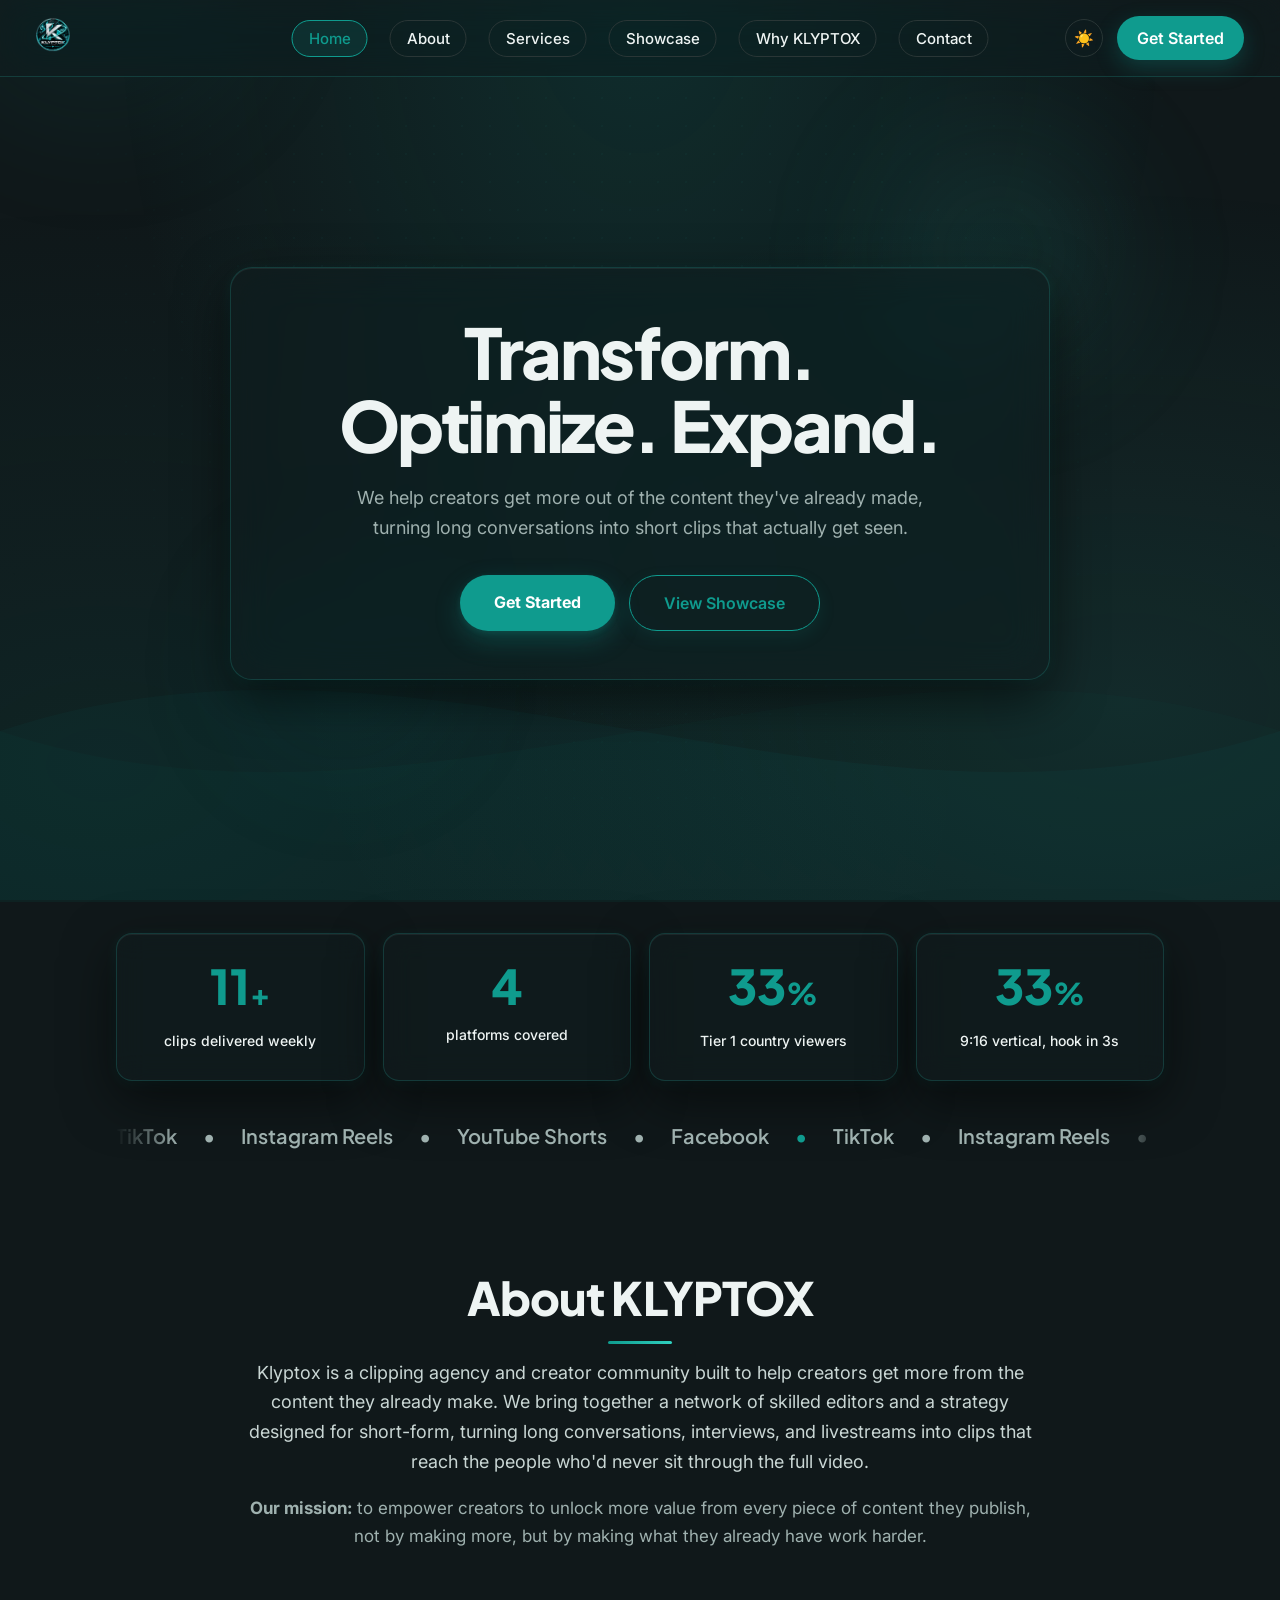
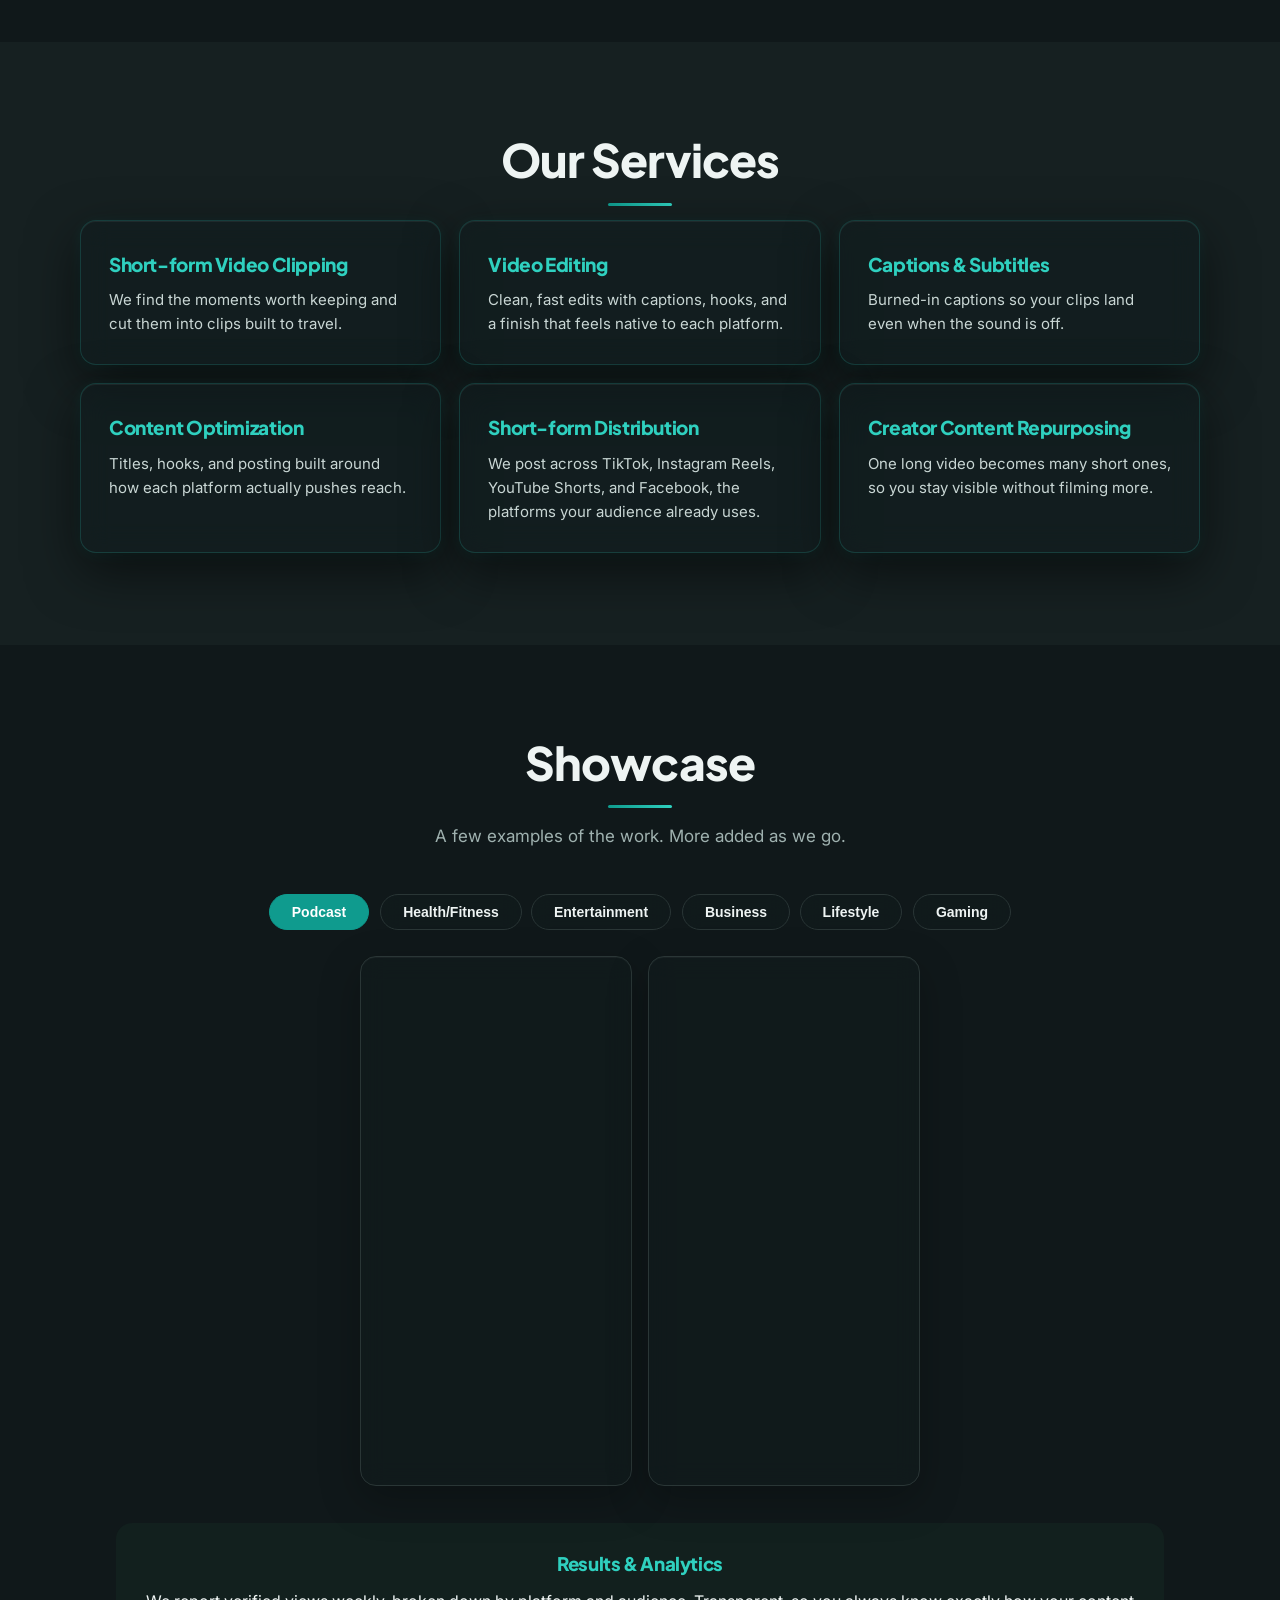
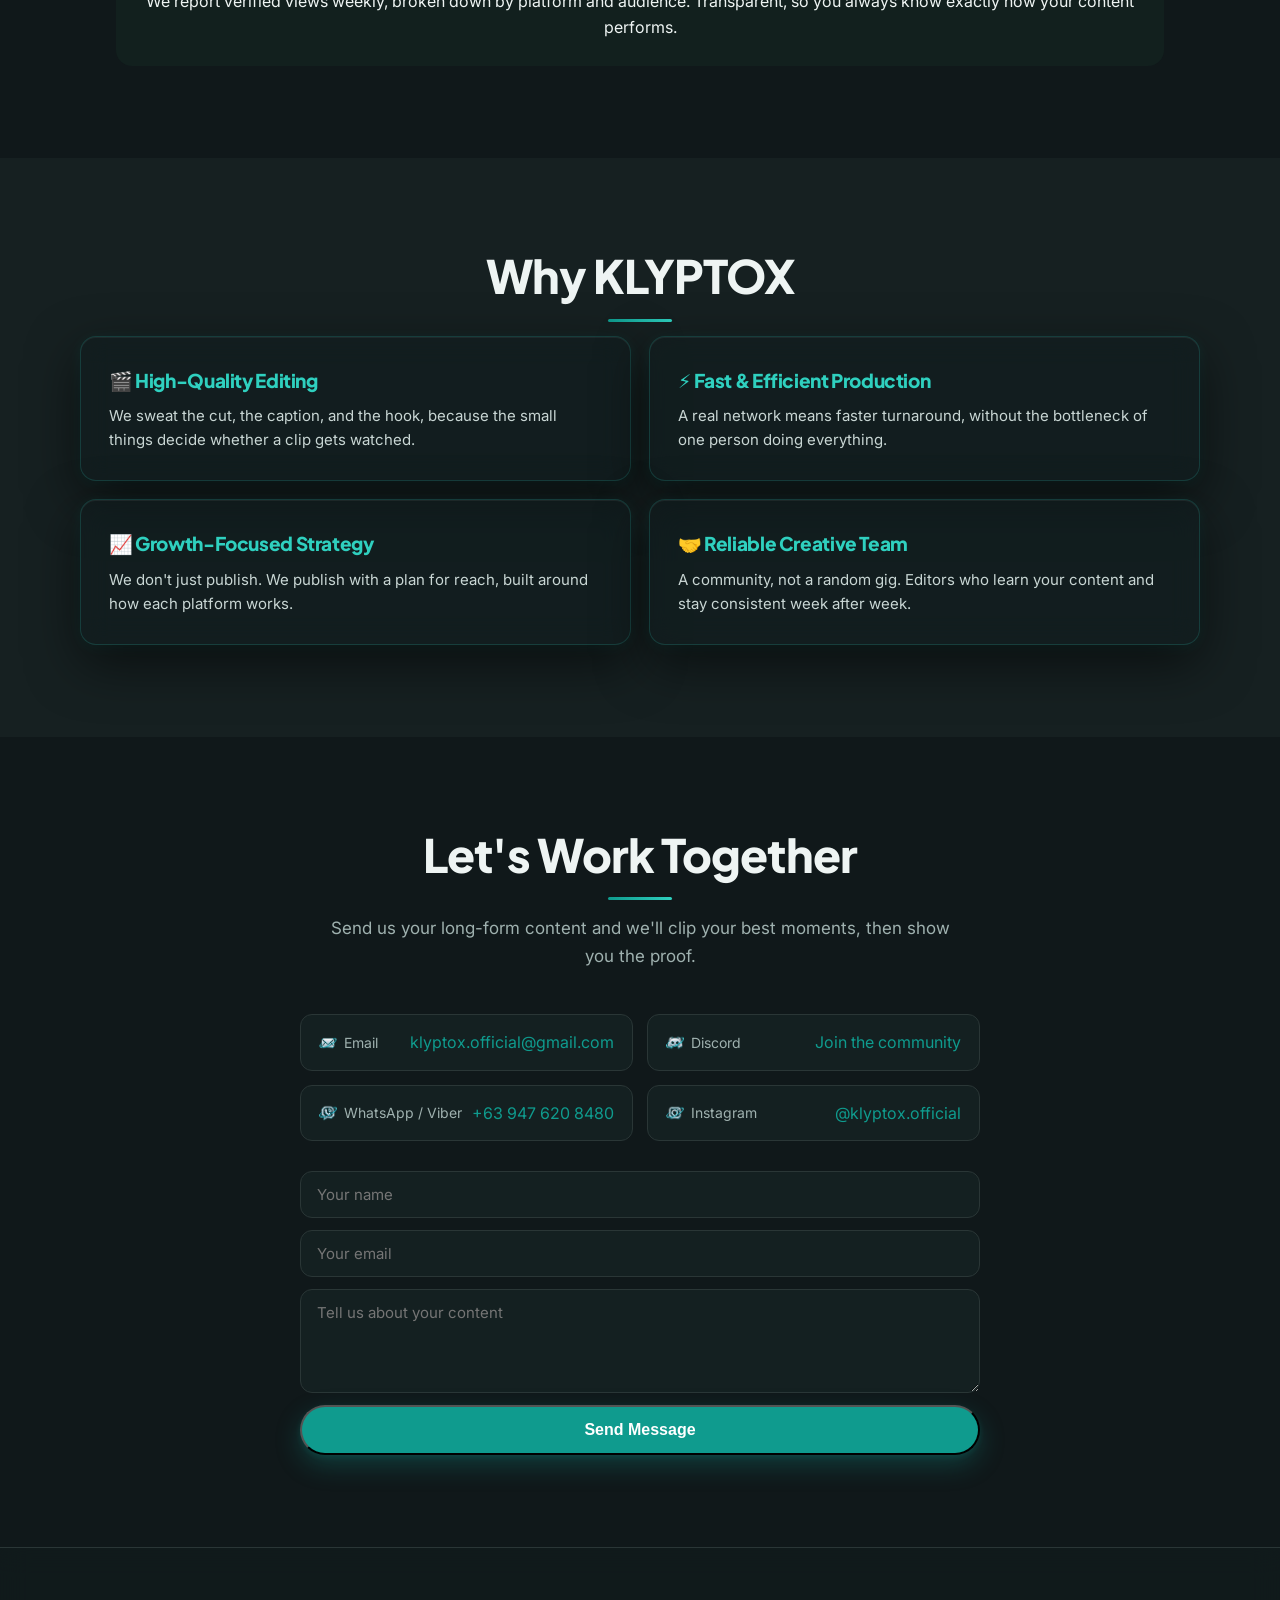
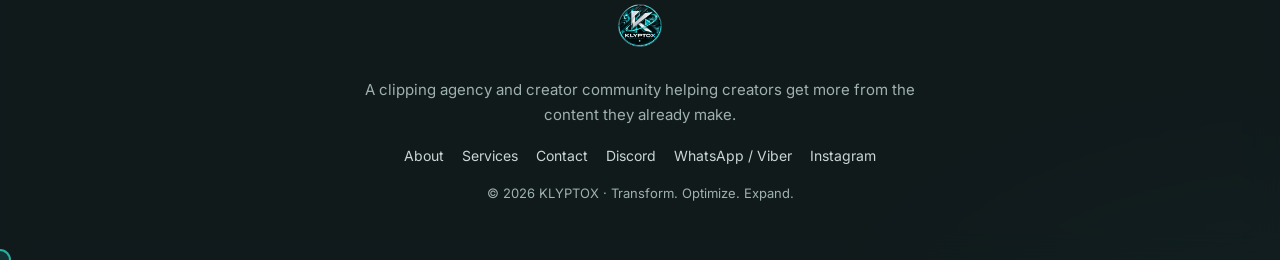
<file: index.html>
<!DOCTYPE html>
<html lang="en">
<head>
  <meta charset="UTF-8" />
  <meta name="viewport" content="width=device-width, initial-scale=1.0" />
  <title>KLYPTOX | Clipping Agency & Creator Community</title>
  <link rel="icon" type="image/png" href="assets/favicon.png" />
  <meta name="description" content="Klyptox is a clipping agency and creator community that turns long content into high-performing short-form clips for TikTok, Instagram Reels, YouTube Shorts, and Facebook." />
  <meta name="keywords" content="clipping, short-form video, TikTok, Instagram Reels, YouTube Shorts, Facebook, creator community, video editing, content optimization" />
  <meta name="author" content="KLYPTOX" />
  <meta name="robots" content="index, follow" />
  <link rel="canonical" href="https://klyptox.vercel.app/" />
  <!-- Open Graph (social share preview) -->
  <meta property="og:type" content="website" />
  <meta property="og:title" content="KLYPTOX | Clipping Agency & Creator Community" />
  <meta property="og:description" content="Turn long content into high-performing short-form clips for TikTok, Instagram Reels, YouTube Shorts, and Facebook." />
  <meta property="og:url" content="https://klyptox.vercel.app/" />
  <meta property="og:image" content="https://klyptox.vercel.app/logo.png" />
  <!-- Twitter -->
  <meta name="twitter:card" content="summary_large_image" />
  <meta name="twitter:title" content="KLYPTOX | Clipping Agency & Creator Community" />
  <meta name="twitter:description" content="Turn long content into high-performing short-form clips for TikTok, Instagram Reels, YouTube Shorts, and Facebook." />
  <meta name="twitter:image" content="https://klyptox.vercel.app/logo.png" />
  <link rel="preconnect" href="https://fonts.googleapis.com" />
  <link rel="preconnect" href="https://fonts.gstatic.com" crossorigin />
  <link href="https://fonts.googleapis.com/css2?family=Inter:wght@400;500;600;700&family=Plus+Jakarta+Sans:wght@500;600;700;800&display=swap" rel="stylesheet" />
  <link rel="stylesheet" href="styles.css" />
</head>
<body data-theme="dark">
  <div class="bg-aurora" aria-hidden="true"><span></span><span></span><span></span></div>
  <div class="bg-waves" aria-hidden="true">
    <svg class="wave wave-1" viewBox="0 0 1440 120" preserveAspectRatio="none"><path d="M0 60 C 240 10, 480 110, 720 60 S 1200 10, 1440 60 S 1920 110, 2160 60 S 2640 10, 2880 60 L2880 120 L0 120 Z"></path></svg>
    <svg class="wave wave-2" viewBox="0 0 1440 120" preserveAspectRatio="none"><path d="M0 60 C 240 110, 480 10, 720 60 S 1200 110, 1440 60 S 1920 10, 2160 60 S 2640 110, 2880 60 L2880 120 L0 120 Z"></path></svg>
  </div>
  <div class="theme-fade" id="themeFade" aria-hidden="true"></div>
  <!-- NAV -->
  <nav class="nav">
    <div class="nav-brand"><a href="#home" aria-label="Home"><img src="logo.png" alt="KLYPTOX" class="nav-logo" loading="lazy" /></a></div>
    <ul class="nav-links" id="navLinks">
      <li><a href="#home">Home</a></li>
      <li><a href="#about">About</a></li>
      <li><a href="#services">Services</a></li>
      <li><a href="#showcase">Showcase</a></li>
      <li><a href="#why">Why KLYPTOX</a></li>
      <li><a href="#contact">Contact</a></li>
    </ul>
    <div class="nav-right">
      <button class="nav-toggle" id="navToggle" aria-label="Open menu"><span></span><span></span><span></span></button>
      <button class="theme-toggle" id="themeToggle" aria-label="Toggle day/night">🌙</button>
      <a href="#contact" class="nav-cta">Get Started</a>
    </div>
  </nav>

  <!-- HERO -->
  <header id="home" class="hero">
    <div class="hero-inner">
      <h1 class="hero-tagline">Transform. Optimize. Expand.</h1>
      <p class="hero-intro">
        We help creators get more out of the content they've already made, turning long
        conversations into short clips that actually get seen.
      </p>
      <div class="hero-btns">
        <a href="#contact" class="btn-primary">Get Started</a>
        <a href="#showcase" class="btn-ghost">View Showcase</a>
      </div>
    </div>
  </header>

  <!-- STATS BAND -->
  <section class="stats-band">
    <div class="stats-row">
      <div class="stat reveal"><span class="stat-num" data-count="25">0</span><span class="stat-plus">+</span><p>clips delivered weekly</p></div>
      <div class="stat reveal"><span class="stat-num" data-count="4">0</span><p>platforms covered</p></div>
      <div class="stat reveal"><span class="stat-num" data-count="100">0</span><span class="stat-plus">%</span><p>Tier 1 country viewers</p></div>
      <div class="stat reveal"><span class="stat-num" data-count="100">0</span><span class="stat-plus">%</span><p>9:16 vertical, hook in 3s</p></div>
    </div>
    <div class="marquee" aria-hidden="true">
      <div class="marquee-track">
        <span class="marquee-set">TikTok<span>•</span>Instagram Reels<span>•</span>YouTube Shorts<span>•</span>Facebook<span>•</span></span>
        <span class="marquee-set">TikTok<span>•</span>Instagram Reels<span>•</span>YouTube Shorts<span>•</span>Facebook<span>•</span></span>
        <span class="marquee-set">TikTok<span>•</span>Instagram Reels<span>•</span>YouTube Shorts<span>•</span>Facebook<span>•</span></span>
      </div>
    </div>
  </section>

  <!-- ABOUT -->
  <section id="about" class="section reveal">
    <h2 class="section-title">About KLYPTOX</h2>
    <p class="about-desc">
      Klyptox is a clipping agency and creator community built to help creators get more from
      the content they already make. We bring together a network of skilled editors and a
      strategy designed for short-form, turning long conversations, interviews, and livestreams
      into clips that reach the people who'd never sit through the full video.
    </p>
    <p class="about-mission">
      <strong>Our mission:</strong> to empower creators to unlock more value from every piece of
      content they publish, not by making more, but by making what they already have work harder.
    </p>
  </section>

  <!-- SERVICES -->
  <section id="services" class="section section-alt reveal">
    <h2 class="section-title">Our Services</h2>
    <div class="grid-3">
      <div class="card reveal">
        <h3>Short-form Video Clipping</h3>
        <p>We find the moments worth keeping and cut them into clips built to travel.</p>
      </div>
      <div class="card reveal">
        <h3>Video Editing</h3>
        <p>Clean, fast edits with captions, hooks, and a finish that feels native to each platform.</p>
      </div>
      <div class="card reveal">
        <h3>Captions &amp; Subtitles</h3>
        <p>Burned-in captions so your clips land even when the sound is off.</p>
      </div>
      <div class="card reveal">
        <h3>Content Optimization</h3>
        <p>Titles, hooks, and posting built around how each platform actually pushes reach.</p>
      </div>
      <div class="card reveal">
        <h3>Short-form Distribution</h3>
        <p>We post across TikTok, Instagram Reels, YouTube Shorts, and Facebook, the platforms your audience already uses.</p>
      </div>
      <div class="card reveal">
        <h3>Creator Content Repurposing</h3>
        <p>One long video becomes many short ones, so you stay visible without filming more.</p>
      </div>
    </div>
  </section>

  <!-- SHOWCASE -->
  <section id="showcase" class="section reveal">
    <h2 class="section-title">Showcase</h2>
    <p class="section-lead">A few examples of the work. More added as we go.</p>
    <div class="filter-bar">
      <button class="filter-btn active" data-filter="podcast">Podcast</button>
      <button class="filter-btn" data-filter="health">Health/Fitness</button>
      <button class="filter-btn" data-filter="entertainment">Entertainment</button>
      <button class="filter-btn" data-filter="business">Business</button>
      <button class="filter-btn" data-filter="lifestyle">Lifestyle</button>
      <button class="filter-btn" data-filter="gaming">Gaming</button>
    </div>
    <div id="portfolio-grid" class="portfolio-grid">
      <div class="pf-card"><div class="pf-embed"><div class="pf-placeholder"><div class="pf-video-box"><div class="pf-play">▶</div><span>Podcast clip 1</span></div></div></div><div class="pf-title">Coming soon</div></div>
      <div class="pf-card"><div class="pf-embed"><div class="pf-placeholder"><div class="pf-video-box"><div class="pf-play">▶</div><span>Podcast clip 2</span></div></div></div><div class="pf-title">Coming soon</div></div>
      <div class="pf-card"><div class="pf-embed"><div class="pf-placeholder"><div class="pf-video-box"><div class="pf-play">▶</div><span>Health/Fitness clip 1</span></div></div></div><div class="pf-title">Coming soon</div></div>
      <div class="pf-card"><div class="pf-embed"><div class="pf-placeholder"><div class="pf-video-box"><div class="pf-play">▶</div><span>Health/Fitness clip 2</span></div></div></div><div class="pf-title">Coming soon</div></div>
      <div class="pf-card"><div class="pf-embed"><div class="pf-placeholder"><div class="pf-video-box"><div class="pf-play">▶</div><span>Comedy clip 1</span></div></div></div><div class="pf-title">Coming soon</div></div>
      <div class="pf-card"><div class="pf-embed"><div class="pf-placeholder"><div class="pf-video-box"><div class="pf-play">▶</div><span>Comedy clip 2</span></div></div></div><div class="pf-title">Coming soon</div></div>
      <div class="pf-card"><div class="pf-embed"><div class="pf-placeholder"><div class="pf-video-box"><div class="pf-play">▶</div><span>Business clip 1</span></div></div></div><div class="pf-title">Coming soon</div></div>
      <div class="pf-card"><div class="pf-embed"><div class="pf-placeholder"><div class="pf-video-box"><div class="pf-play">▶</div><span>Business clip 2</span></div></div></div><div class="pf-title">Coming soon</div></div>
      <div class="pf-card"><div class="pf-embed"><div class="pf-placeholder"><div class="pf-video-box"><div class="pf-play">▶</div><span>Gaming clip 2</span></div></div></div><div class="pf-title">Coming soon</div></div>
      <div class="pf-card"><div class="pf-embed"><div class="pf-placeholder"><div class="pf-video-box"><div class="pf-play">▶</div><span>Gaming clip 1</span></div></div></div><div class="pf-title">Coming soon</div></div>
      <div class="pf-card"><div class="pf-embed"><div class="pf-placeholder"><div class="pf-video-box"><div class="pf-play">▶</div><span>Lifestyle clip 1</span></div></div></div><div class="pf-title">Coming soon</div></div>
      <div class="pf-card"><div class="pf-embed"><div class="pf-placeholder"><div class="pf-video-box"><div class="pf-play">▶</div><span>Lifestyle clip 2</span></div></div></div><div class="pf-title">Coming soon</div></div>
    </div>
    <p class="note" id="portfolio-empty" style="display:none;">
      Showcase coming soon. Clips are being prepared. Want to see what we can do?
      <a href="#contact">Send us your content.</a>
    </p>
    <div class="results-box reveal">
      <h3>Results &amp; Analytics</h3>
      <p>We report verified views weekly, broken down by platform and audience. Transparent, so you always know exactly how your content performs.</p>
    </div>
  </section>

  <!-- WHY KLYPTOX -->
  <section id="why" class="section section-alt reveal">
    <h2 class="section-title">Why KLYPTOX</h2>
    <div class="grid-2">
      <div class="card why reveal">
        <h3>🎬 High-Quality Editing</h3>
        <p>We sweat the cut, the caption, and the hook, because the small things decide whether a clip gets watched.</p>
      </div>
      <div class="card why reveal">
        <h3>⚡ Fast &amp; Efficient Production</h3>
        <p>A real network means faster turnaround, without the bottleneck of one person doing everything.</p>
      </div>
      <div class="card why reveal">
        <h3>📈 Growth-Focused Strategy</h3>
        <p>We don't just publish. We publish with a plan for reach, built around how each platform works.</p>
      </div>
      <div class="card why reveal">
        <h3>🤝 Reliable Creative Team</h3>
        <p>A community, not a random gig. Editors who learn your content and stay consistent week after week.</p>
      </div>
    </div>
  </section>

  <!-- CONTACT -->
  <section id="contact" class="section reveal">
    <h2 class="section-title">Let's Work Together</h2>
    <p class="section-lead">Send us your long-form content and we'll clip your best moments, then show you the proof.</p>
    <div class="contact-grid">
      <div class="contact-item"><span class="ci-icon"><img src="assets/email.png" alt="Email" class="ci-img" /> Email</span><a href="mailto:klyptox.official@gmail.com">klyptox.official@gmail.com</a></div>
      <div class="contact-item"><span class="ci-icon"><img src="assets/discord.png" alt="Discord" class="ci-img" /> Discord</span><a href="https://discord.gg/M2Y7PZHY" target="_blank" rel="noopener">Join the community</a></div>
      <div class="contact-item"><span class="ci-icon"><img src="assets/whatsapp-viber.png" alt="WhatsApp / Viber" class="ci-img" /> WhatsApp / Viber</span><a href="https://wa.me/639476208480">+63 947 620 8480</a></div>
      <div class="contact-item"><span class="ci-icon"><img src="assets/instagram.png" alt="Instagram" class="ci-img" /> Instagram</span><a href="https://instagram.com/klyptox.official" target="_blank" rel="noopener">@klyptox.official</a></div>
    </div>
    <form class="contact-form" action="https://formspree.io/f/xaeywvwb" method="POST">
      <input type="text" name="name" placeholder="Your name" aria-label="Name" required />
      <input type="email" name="email" placeholder="Your email" aria-label="Email" required />
      <textarea name="message" placeholder="Tell us about your content" rows="4" required></textarea>
      <button class="btn-primary" type="submit">Send Message</button>
    </form>
  </section>

  <!-- FOOTER -->
  <footer class="footer">
    <div class="footer-brand"><a href="#home" aria-label="Home"><img src="logo.png" alt="KLYPTOX" class="footer-logo" loading="lazy" /></a></div>
    <p class="footer-desc">A clipping agency and creator community helping creators get more from the content they already make.</p>
    <div class="footer-links">
      <a href="#about">About</a>
      <a href="#services">Services</a>
      <a href="#contact">Contact</a>
      <a href="https://discord.gg/M2Y7PZHY">Discord</a>
      <a href="https://wa.me/639476208480">WhatsApp / Viber</a>
      <a href="https://instagram.com/klyptox.official" target="_blank" rel="noopener">Instagram</a>
    </div>
    <p class="footer-copy">© 2026 KLYPTOX · Transform. Optimize. Expand.</p>
  </footer>

  <script src="portfolio.js?v=3"></script>
  <script>
    // Self-contained showcase renderer (works even if external JS is sandboxed).
    (function () {
      // category slots carry "category"; mp4 slots carry "mp4" filename (in /videos). Others = placeholder.
      var clips = window.KLYPTOX_CLIPS || [
        { category: "podcast", mp4: "podcast1.mp4", title: "Podcast clip 1" },
        { category: "podcast", mp4: "podcast2.mp4", title: "Podcast clip 2" },
        { category: "health", mp4: "health1.mp4", title: "Health/Fitness clip 1" },
        { category: "health", mp4: "health2.mp4", title: "Health/Fitness clip 2" },
        { category: "entertainment", mp4: "comedy1.mp4", title: "Entertainment clip 1" },
        { category: "entertainment", mp4: "comedy2.mp4", title: "Entertainment clip 2" },
        { category: "business", mp4: "business1.mp4", title: "Business clip 1" },
        { category: "business", mp4: "business2.mp4", title: "Business clip 2" },
        { category: "lifestyle", mp4: "lifestyle1.mp4", title: "Lifestyle clip 1" },
        { category: "lifestyle", mp4: "vlog1.mp4", title: "Lifestyle clip 2" },
        { category: "gaming", mp4: "game1.mp4", title: "Gaming clip 1" },
        { category: "gaming", mp4: "game2.mp4", title: "Gaming clip 2" }
      ];
      function mp4Card(c) {
        return '<div class="pf-card" data-mp4="videos/' + c.mp4 + '">' +
          '<div class="pf-embed">' +
          '<button class="pf-mute-btn" type="button" aria-label="Toggle sound">🔇</button>' +
          '<div class="pf-video-box">' +
          '<video class="pf-video" src="videos/' + c.mp4 + '" muted loop playsinline webkit-playsinline disablepictureinpicture controlslist="nodownload" preload="auto" style="object-fit:cover;width:100%;height:100%;"></video>' +
          '<div class="pf-play">▶</div><span>' + c.title + '</span>' +
          '<span class="pf-sound-hint">🔊 tap for sound</span></div></div>' +
          '<div class="pf-title">' + c.title + '</div></div>';
      }
      function ph(title) {
        return '<div class="pf-card"><div class="pf-embed"><div class="pf-placeholder">' +
          '<div class="pf-video-box"><div class="pf-play">▶</div><span>' + title + '</span></div>' +
          '</div></div><div class="pf-title">Coming soon</div></div>';
      }
      function cardHtml(c) {
        if (c.mp4) return mp4Card(c);
        return ph(c.title);
      }
      function render(filter) {
        var grid = document.getElementById("portfolio-grid");
        if (!grid) return;
        grid.innerHTML = "";
        grid.classList.remove("all-view");
        var shown = (filter && filter !== "all") ? clips.filter(function (c) { return c.category === filter; }) : clips;
        shown.slice(0, 2).forEach(function (c) {
          grid.insertAdjacentHTML("beforeend", cardHtml(c));
        });
        grid.querySelectorAll("video").forEach(function (v) {
          v.muted = true;
          v.setAttribute("playsinline", "");
          v.setAttribute("webkit-playsinline", "");
          v.setAttribute("preload", "auto");
          v.load();
          v.addEventListener("canplay", function () {
            if (document.visibilityState === "visible" && v.paused) {
              v.play().catch(function () {});
            }
          }, { once: true });
          v.addEventListener("error", function () {
            console.log("Video error:", v.currentSrc, v.error);
          });
          v.addEventListener("click", function () {
            if (v.paused) {
              v.muted = false;
              v.play().catch(function () {});
            }
          });
          var box = v.closest(".pf-video-box");
          if (box) {
            var playBtn = box.querySelector(".pf-play");
            v.addEventListener("play", function () {
              v.style.opacity = "1";
              if (playBtn) playBtn.style.display = "none";
            });
            v.addEventListener("pause", function () {
              if (playBtn) playBtn.style.display = "";
            });
            v.addEventListener("error", function () {
              if (playBtn) playBtn.style.display = "";
            });
          }
        });
        if ("IntersectionObserver" in window && grid.querySelectorAll("video").length) {
          var obs = new IntersectionObserver(function (entries) {
            entries.forEach(function (entry) {
              if (entry.isIntersecting && document.visibilityState === "visible") {
                entry.target.play().catch(function () {});
              } else {
                entry.target.pause();
              }
            });
          }, { threshold: 0.1 });
          grid.querySelectorAll("video").forEach(function (v) { obs.observe(v); });
        }
      }
      var grid = document.getElementById("portfolio-grid");
      if (grid) {
        grid.addEventListener("click", function (e) {
          var card = e.target.closest(".pf-card");
          if (!card) return;
          var box = card.querySelector(".pf-video-box");
          var muteBtn = card.querySelector(".pf-mute-btn");
          var v = box ? box.querySelector("video") : card.querySelector("video");

          if (e.target.closest(".pf-mute-btn")) {
            if (v) {
              if (v.muted) { v.muted = false; try { v.play(); } catch (err) {} if (muteBtn) muteBtn.textContent = "🔊"; }
              else { v.muted = true; if (muteBtn) muteBtn.textContent = "🔇"; }
            }
            return;
          }

          if (v && v.paused) {
            v.muted = false;
            try { v.play(); } catch (err) {}
            if (muteBtn) muteBtn.textContent = "🔊";
          }
        });
      }
      render("podcast");
      var bar = document.querySelector(".filter-bar");
      if (bar) {
        bar.addEventListener("click", function (e) {
          var btn = e.target.closest(".filter-btn");
          if (!btn) return;
          document.querySelectorAll(".filter-btn").forEach(function (b) { b.classList.remove("active"); });
          btn.classList.add("active");
          render(btn.dataset.filter);
        });
      }
      var playRetry = function () {
        document.querySelectorAll("#portfolio-grid video").forEach(function (v) {
          if (v.paused) {
            v.load();
            v.play().catch(function () {});
          }
        });
        document.removeEventListener("click", playRetry);
        document.removeEventListener("touchstart", playRetry);
        document.removeEventListener("keydown", playRetry);
      };
      document.addEventListener("click", playRetry, { once: true });
      document.addEventListener("touchstart", playRetry, { once: true });
      document.addEventListener("keydown", playRetry, { once: true });
    })();
  </script>
  <script src="app.js?v=3"></script>
</body>
</html>
</file>
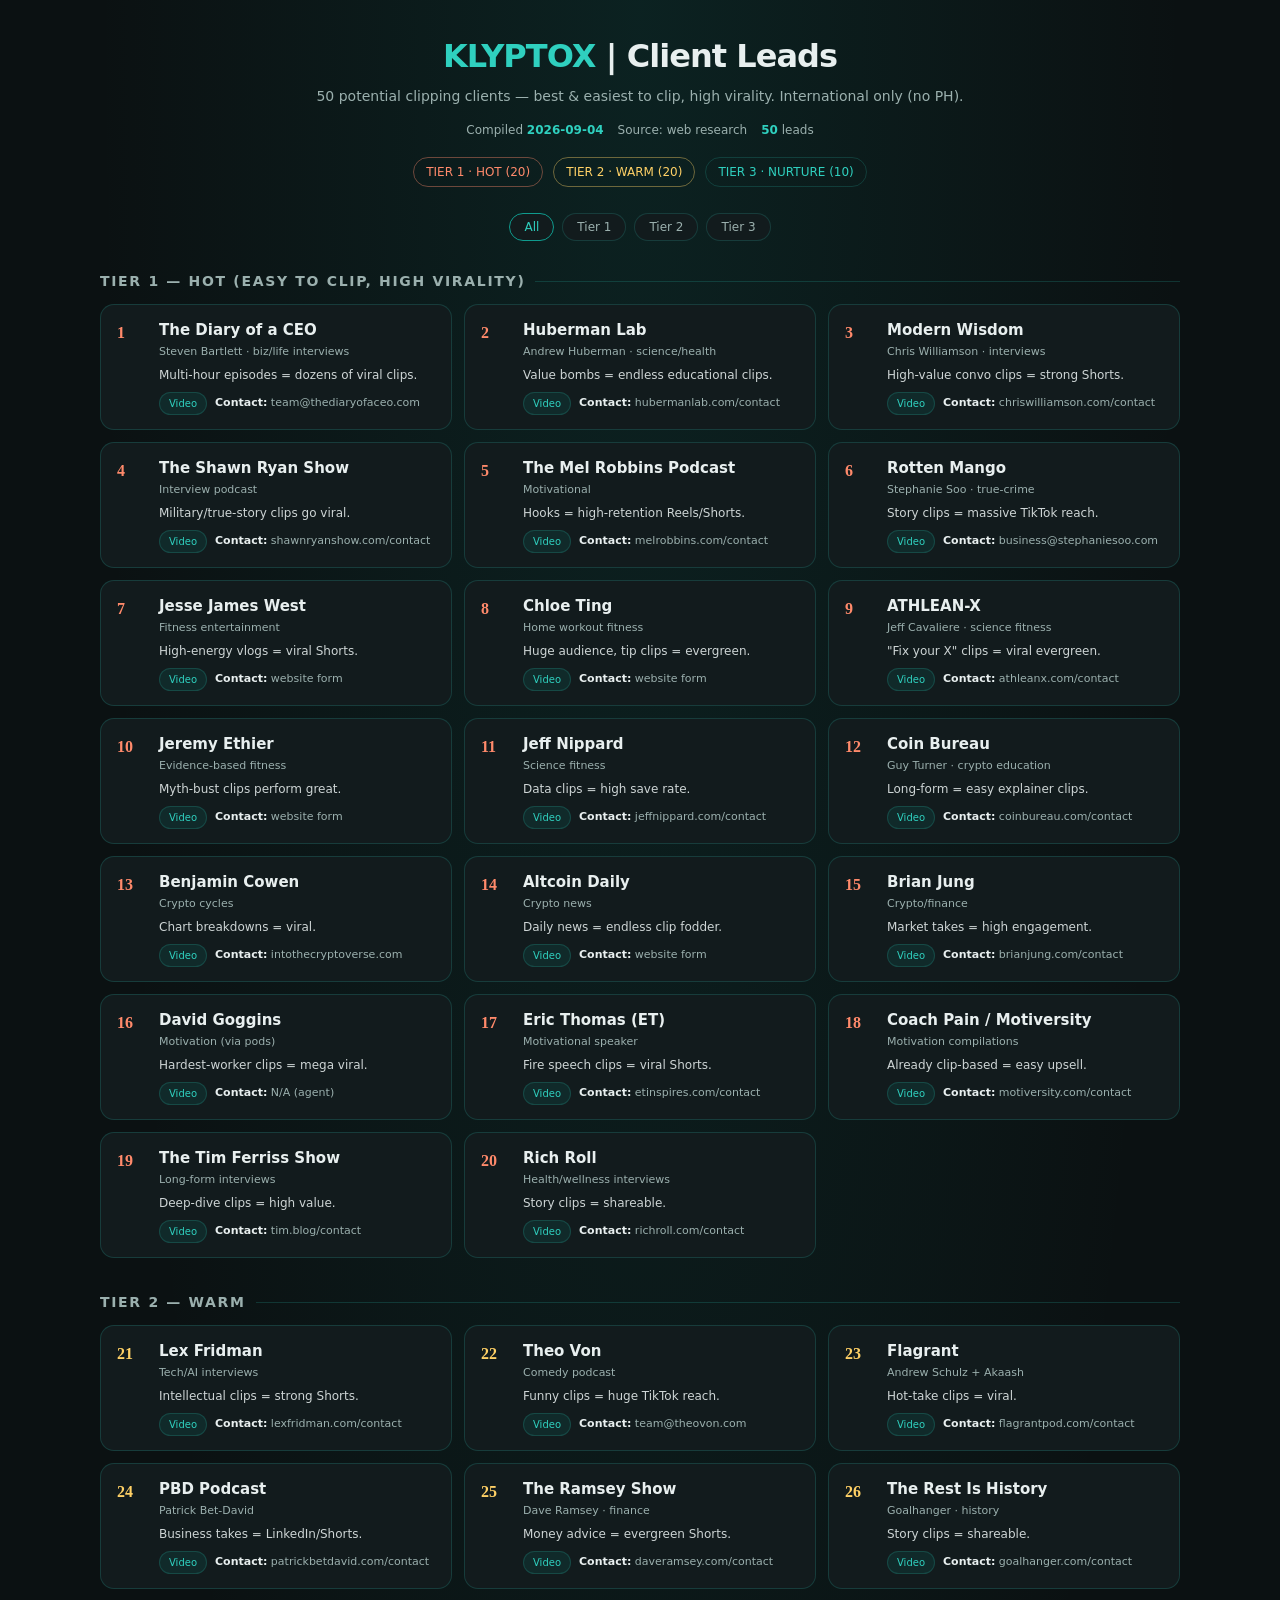
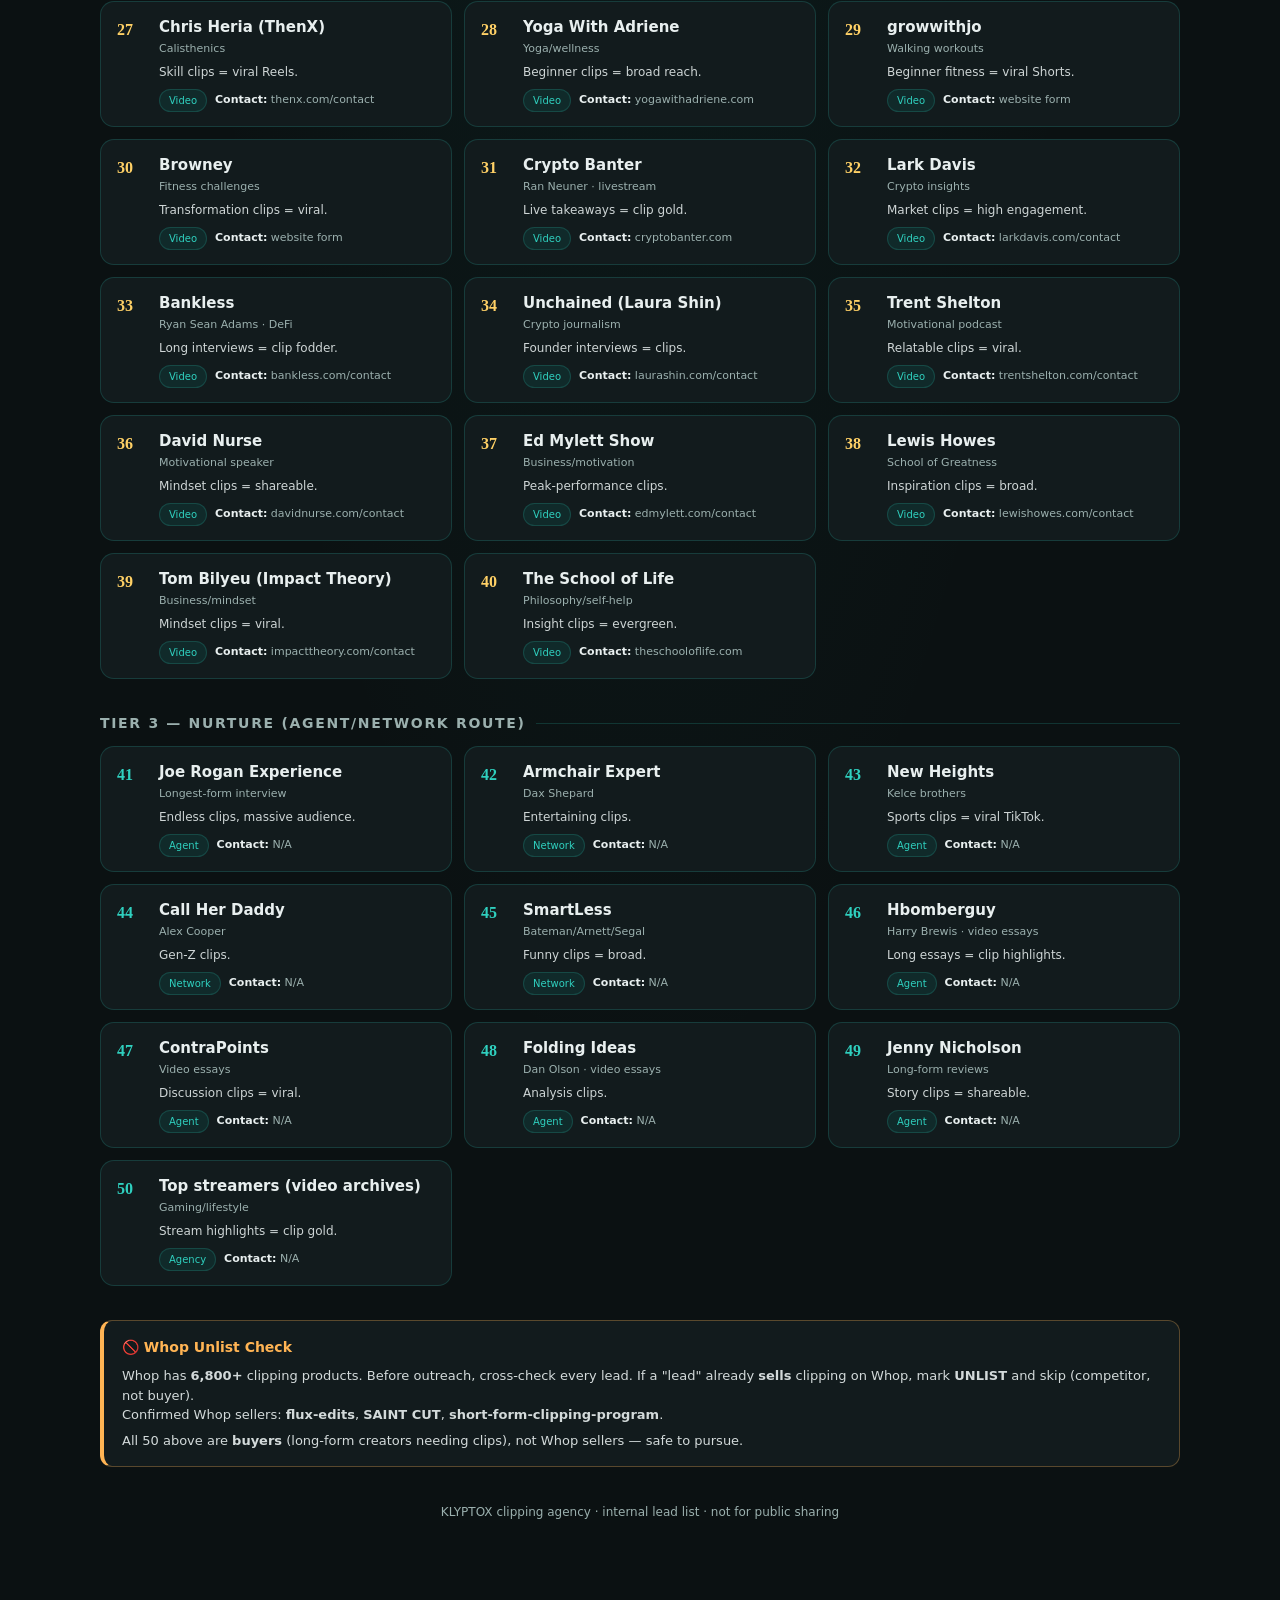
<file: docs/Klyptox_Client_Leads.html>
<!DOCTYPE html>
<html lang="en">
<head>
<meta charset="UTF-8" />
<meta name="viewport" content="width=device-width, initial-scale=1.0" />
<title>KLYPTOX | Potential Client Leads (50)</title>
<style>
  :root{
    --teal:#0f9b8e; --teal-bright:#2fd0bf; --teal-dark:#0c7d72;
    --bg:#0b1112; --surface:#121b1d; --border:rgba(47,208,191,0.18);
    --text:#e8efef; --muted:#9bb0ae; --warn:#ffb454;
  }
  *{box-sizing:border-box;margin:0;padding:0}
  body{font-family:"Plus Jakarta Sans","Inter",system-ui,sans-serif;background:radial-gradient(ellipse at 50% 0%,rgba(15,155,142,0.12),transparent 60%),var(--bg);color:var(--text);line-height:1.5;padding:32px 16px 80px}
  .wrap{max-width:1080px;margin:0 auto}
  header{text-align:center;margin-bottom:30px}
  .brand{font-size:32px;font-weight:800;letter-spacing:-0.03em;color:var(--teal-bright)}
  .brand span{color:var(--text)}
  .sub{color:var(--muted);margin-top:6px;font-size:14px}
  .meta{margin-top:14px;font-size:12px;color:var(--muted);display:flex;gap:14px;justify-content:center;flex-wrap:wrap}
  .meta b{color:var(--teal-bright)}
  .legend{display:flex;gap:10px;justify-content:center;flex-wrap:wrap;margin:18px 0 26px}
  .chip{font-size:12px;padding:5px 12px;border-radius:999px;border:1px solid var(--border);color:var(--muted)}
  .chip.hot{color:#ff8a6b;border-color:rgba(255,138,107,0.4)}
  .chip.warm{color:#ffd166;border-color:rgba(255,209,102,0.4)}
  .chip.nurture{color:var(--teal-bright);border-color:var(--border)}
  .filters{display:flex;gap:8px;justify-content:center;flex-wrap:wrap;margin-bottom:24px}
  .filters button{font-family:inherit;font-size:12px;padding:6px 14px;border-radius:999px;background:var(--surface);color:var(--muted);border:1px solid var(--border);cursor:pointer;transition:.2s}
  .filters button.active,.filters button:hover{color:var(--teal-bright);border-color:var(--teal)}
  .tier{margin-bottom:34px}
  .tier h2{font-size:14px;text-transform:uppercase;letter-spacing:0.12em;color:var(--muted);margin-bottom:12px;display:flex;align-items:center;gap:10px}
  .tier h2::after{content:"";flex:1;height:1px;background:var(--border)}
  .grid{display:grid;grid-template-columns:repeat(auto-fill,minmax(320px,1fr));gap:12px}
  .card{background:var(--surface);border:1px solid var(--border);border-radius:14px;padding:14px 16px;display:grid;grid-template-columns:30px 1fr;gap:12px;align-items:start;transition:transform .25s ease,border-color .25s ease}
  .card:hover{transform:translateY(-3px);border-color:var(--teal)}
  .num{font-family:"Plus Jakarta Sans";font-weight:800;font-size:16px;color:var(--teal-bright);padding-top:2px}
  .name{font-size:15px;font-weight:700;color:var(--text)}
  .cat{font-size:11px;color:var(--muted);margin-top:2px}
  .why{font-size:12px;color:var(--text);opacity:.88;margin-top:6px}
  .row{display:flex;gap:8px;flex-wrap:wrap;margin-top:8px;align-items:center}
  .tag{font-size:10px;padding:3px 9px;border-radius:999px;background:rgba(15,155,142,0.12);color:var(--teal-bright);border:1px solid var(--border)}
  .contact{font-size:11px;color:var(--muted)}
  .contact b{color:var(--text);font-weight:600}
  .t1 .num{color:#ff8a6b}.t2 .num{color:#ffd166}
  .whop-note{background:var(--surface);border:1px solid rgba(255,180,84,0.3);border-left:4px solid var(--warn);border-radius:12px;padding:16px 18px;margin-top:30px}
  .whop-note h3{font-size:14px;color:var(--warn);margin-bottom:8px}
  .whop-note p,.whop-note li{font-size:13px;color:var(--text);opacity:.9}
  .whop-note ul{margin:8px 0 0 18px}
  footer{text-align:center;color:var(--muted);font-size:12px;margin-top:36px}
  @media(max-width:560px){.grid{grid-template-columns:1fr}.brand{font-size:26px}}
</style>
</head>
<body>
<div class="wrap">
  <header>
    <div class="brand">KLYPTOX <span>| Client Leads</span></div>
    <div class="sub">50 potential clipping clients — best & easiest to clip, high virality. International only (no PH).</div>
    <div class="meta">
      <span>Compiled <b>2026-09-04</b></span>
      <span>Source: web research</span>
      <span><b>50</b> leads</span>
    </div>
    <div class="legend">
      <span class="chip hot">TIER 1 · HOT (20)</span>
      <span class="chip warm">TIER 2 · WARM (20)</span>
      <span class="chip nurture">TIER 3 · NURTURE (10)</span>
    </div>
    <div class="filters">
      <button class="active" data-f="all">All</button>
      <button data-f="t1">Tier 1</button>
      <button data-f="t2">Tier 2</button>
      <button data-f="t3">Tier 3</button>
    </div>
  </header>

  <section class="tier t1" id="t1">
    <h2>Tier 1 — Hot (easy to clip, high virality)</h2>
    <div class="grid">
      <div class="card"><div class="num">1</div><div><div class="name">The Diary of a CEO</div><div class="cat">Steven Bartlett · biz/life interviews</div><div class="why">Multi-hour episodes = dozens of viral clips.</div><div class="row"><span class="tag">Video</span><span class="contact"><b>Contact:</b> team@thediaryofaceo.com</span></div></div></div>
      <div class="card"><div class="num">2</div><div><div class="name">Huberman Lab</div><div class="cat">Andrew Huberman · science/health</div><div class="why">Value bombs = endless educational clips.</div><div class="row"><span class="tag">Video</span><span class="contact"><b>Contact:</b> hubermanlab.com/contact</span></div></div></div>
      <div class="card"><div class="num">3</div><div><div class="name">Modern Wisdom</div><div class="cat">Chris Williamson · interviews</div><div class="why">High-value convo clips = strong Shorts.</div><div class="row"><span class="tag">Video</span><span class="contact"><b>Contact:</b> chriswilliamson.com/contact</span></div></div></div>
      <div class="card"><div class="num">4</div><div><div class="name">The Shawn Ryan Show</div><div class="cat">Interview podcast</div><div class="why">Military/true-story clips go viral.</div><div class="row"><span class="tag">Video</span><span class="contact"><b>Contact:</b> shawnryanshow.com/contact</span></div></div></div>
      <div class="card"><div class="num">5</div><div><div class="name">The Mel Robbins Podcast</div><div class="cat">Motivational</div><div class="why">Hooks = high-retention Reels/Shorts.</div><div class="row"><span class="tag">Video</span><span class="contact"><b>Contact:</b> melrobbins.com/contact</span></div></div></div>
      <div class="card"><div class="num">6</div><div><div class="name">Rotten Mango</div><div class="cat">Stephanie Soo · true-crime</div><div class="why">Story clips = massive TikTok reach.</div><div class="row"><span class="tag">Video</span><span class="contact"><b>Contact:</b> business@stephaniesoo.com</span></div></div></div>
      <div class="card"><div class="num">7</div><div><div class="name">Jesse James West</div><div class="cat">Fitness entertainment</div><div class="why">High-energy vlogs = viral Shorts.</div><div class="row"><span class="tag">Video</span><span class="contact"><b>Contact:</b> website form</span></div></div></div>
      <div class="card"><div class="num">8</div><div><div class="name">Chloe Ting</div><div class="cat">Home workout fitness</div><div class="why">Huge audience, tip clips = evergreen.</div><div class="row"><span class="tag">Video</span><span class="contact"><b>Contact:</b> website form</span></div></div></div>
      <div class="card"><div class="num">9</div><div><div class="name">ATHLEAN-X</div><div class="cat">Jeff Cavaliere · science fitness</div><div class="why">"Fix your X" clips = viral evergreen.</div><div class="row"><span class="tag">Video</span><span class="contact"><b>Contact:</b> athleanx.com/contact</span></div></div></div>
      <div class="card"><div class="num">10</div><div><div class="name">Jeremy Ethier</div><div class="cat">Evidence-based fitness</div><div class="why">Myth-bust clips perform great.</div><div class="row"><span class="tag">Video</span><span class="contact"><b>Contact:</b> website form</span></div></div></div>
      <div class="card"><div class="num">11</div><div><div class="name">Jeff Nippard</div><div class="cat">Science fitness</div><div class="why">Data clips = high save rate.</div><div class="row"><span class="tag">Video</span><span class="contact"><b>Contact:</b> jeffnippard.com/contact</span></div></div></div>
      <div class="card"><div class="num">12</div><div><div class="name">Coin Bureau</div><div class="cat">Guy Turner · crypto education</div><div class="why">Long-form = easy explainer clips.</div><div class="row"><span class="tag">Video</span><span class="contact"><b>Contact:</b> coinbureau.com/contact</span></div></div></div>
      <div class="card"><div class="num">13</div><div><div class="name">Benjamin Cowen</div><div class="cat">Crypto cycles</div><div class="why">Chart breakdowns = viral.</div><div class="row"><span class="tag">Video</span><span class="contact"><b>Contact:</b> intothecryptoverse.com</span></div></div></div>
      <div class="card"><div class="num">14</div><div><div class="name">Altcoin Daily</div><div class="cat">Crypto news</div><div class="why">Daily news = endless clip fodder.</div><div class="row"><span class="tag">Video</span><span class="contact"><b>Contact:</b> website form</span></div></div></div>
      <div class="card"><div class="num">15</div><div><div class="name">Brian Jung</div><div class="cat">Crypto/finance</div><div class="why">Market takes = high engagement.</div><div class="row"><span class="tag">Video</span><span class="contact"><b>Contact:</b> brianjung.com/contact</span></div></div></div>
      <div class="card"><div class="num">16</div><div><div class="name">David Goggins</div><div class="cat">Motivation (via pods)</div><div class="why">Hardest-worker clips = mega viral.</div><div class="row"><span class="tag">Video</span><span class="contact"><b>Contact:</b> N/A (agent)</span></div></div></div>
      <div class="card"><div class="num">17</div><div><div class="name">Eric Thomas (ET)</div><div class="cat">Motivational speaker</div><div class="why">Fire speech clips = viral Shorts.</div><div class="row"><span class="tag">Video</span><span class="contact"><b>Contact:</b> etinspires.com/contact</span></div></div></div>
      <div class="card"><div class="num">18</div><div><div class="name">Coach Pain / Motiversity</div><div class="cat">Motivation compilations</div><div class="why">Already clip-based = easy upsell.</div><div class="row"><span class="tag">Video</span><span class="contact"><b>Contact:</b> motiversity.com/contact</span></div></div></div>
      <div class="card"><div class="num">19</div><div><div class="name">The Tim Ferriss Show</div><div class="cat">Long-form interviews</div><div class="why">Deep-dive clips = high value.</div><div class="row"><span class="tag">Video</span><span class="contact"><b>Contact:</b> tim.blog/contact</span></div></div></div>
      <div class="card"><div class="num">20</div><div><div class="name">Rich Roll</div><div class="cat">Health/wellness interviews</div><div class="why">Story clips = shareable.</div><div class="row"><span class="tag">Video</span><span class="contact"><b>Contact:</b> richroll.com/contact</span></div></div></div>
    </div>
  </section>

  <section class="tier t2" id="t2">
    <h2>Tier 2 — Warm</h2>
    <div class="grid">
      <div class="card"><div class="num">21</div><div><div class="name">Lex Fridman</div><div class="cat">Tech/AI interviews</div><div class="why">Intellectual clips = strong Shorts.</div><div class="row"><span class="tag">Video</span><span class="contact"><b>Contact:</b> lexfridman.com/contact</span></div></div></div>
      <div class="card"><div class="num">22</div><div><div class="name">Theo Von</div><div class="cat">Comedy podcast</div><div class="why">Funny clips = huge TikTok reach.</div><div class="row"><span class="tag">Video</span><span class="contact"><b>Contact:</b> team@theovon.com</span></div></div></div>
      <div class="card"><div class="num">23</div><div><div class="name">Flagrant</div><div class="cat">Andrew Schulz + Akaash</div><div class="why">Hot-take clips = viral.</div><div class="row"><span class="tag">Video</span><span class="contact"><b>Contact:</b> flagrantpod.com/contact</span></div></div></div>
      <div class="card"><div class="num">24</div><div><div class="name">PBD Podcast</div><div class="cat">Patrick Bet-David</div><div class="why">Business takes = LinkedIn/Shorts.</div><div class="row"><span class="tag">Video</span><span class="contact"><b>Contact:</b> patrickbetdavid.com/contact</span></div></div></div>
      <div class="card"><div class="num">25</div><div><div class="name">The Ramsey Show</div><div class="cat">Dave Ramsey · finance</div><div class="why">Money advice = evergreen Shorts.</div><div class="row"><span class="tag">Video</span><span class="contact"><b>Contact:</b> daveramsey.com/contact</span></div></div></div>
      <div class="card"><div class="num">26</div><div><div class="name">The Rest Is History</div><div class="cat">Goalhanger · history</div><div class="why">Story clips = shareable.</div><div class="row"><span class="tag">Video</span><span class="contact"><b>Contact:</b> goalhanger.com/contact</span></div></div></div>
      <div class="card"><div class="num">27</div><div><div class="name">Chris Heria (ThenX)</div><div class="cat">Calisthenics</div><div class="why">Skill clips = viral Reels.</div><div class="row"><span class="tag">Video</span><span class="contact"><b>Contact:</b> thenx.com/contact</span></div></div></div>
      <div class="card"><div class="num">28</div><div><div class="name">Yoga With Adriene</div><div class="cat">Yoga/wellness</div><div class="why">Beginner clips = broad reach.</div><div class="row"><span class="tag">Video</span><span class="contact"><b>Contact:</b> yogawithadriene.com</span></div></div></div>
      <div class="card"><div class="num">29</div><div><div class="name">growwithjo</div><div class="cat">Walking workouts</div><div class="why">Beginner fitness = viral Shorts.</div><div class="row"><span class="tag">Video</span><span class="contact"><b>Contact:</b> website form</span></div></div></div>
      <div class="card"><div class="num">30</div><div><div class="name">Browney</div><div class="cat">Fitness challenges</div><div class="why">Transformation clips = viral.</div><div class="row"><span class="tag">Video</span><span class="contact"><b>Contact:</b> website form</span></div></div></div>
      <div class="card"><div class="num">31</div><div><div class="name">Crypto Banter</div><div class="cat">Ran Neuner · livestream</div><div class="why">Live takeaways = clip gold.</div><div class="row"><span class="tag">Video</span><span class="contact"><b>Contact:</b> cryptobanter.com</span></div></div></div>
      <div class="card"><div class="num">32</div><div><div class="name">Lark Davis</div><div class="cat">Crypto insights</div><div class="why">Market clips = high engagement.</div><div class="row"><span class="tag">Video</span><span class="contact"><b>Contact:</b> larkdavis.com/contact</span></div></div></div>
      <div class="card"><div class="num">33</div><div><div class="name">Bankless</div><div class="cat">Ryan Sean Adams · DeFi</div><div class="why">Long interviews = clip fodder.</div><div class="row"><span class="tag">Video</span><span class="contact"><b>Contact:</b> bankless.com/contact</span></div></div></div>
      <div class="card"><div class="num">34</div><div><div class="name">Unchained (Laura Shin)</div><div class="cat">Crypto journalism</div><div class="why">Founder interviews = clips.</div><div class="row"><span class="tag">Video</span><span class="contact"><b>Contact:</b> laurashin.com/contact</span></div></div></div>
      <div class="card"><div class="num">35</div><div><div class="name">Trent Shelton</div><div class="cat">Motivational podcast</div><div class="why">Relatable clips = viral.</div><div class="row"><span class="tag">Video</span><span class="contact"><b>Contact:</b> trentshelton.com/contact</span></div></div></div>
      <div class="card"><div class="num">36</div><div><div class="name">David Nurse</div><div class="cat">Motivational speaker</div><div class="why">Mindset clips = shareable.</div><div class="row"><span class="tag">Video</span><span class="contact"><b>Contact:</b> davidnurse.com/contact</span></div></div></div>
      <div class="card"><div class="num">37</div><div><div class="name">Ed Mylett Show</div><div class="cat">Business/motivation</div><div class="why">Peak-performance clips.</div><div class="row"><span class="tag">Video</span><span class="contact"><b>Contact:</b> edmylett.com/contact</span></div></div></div>
      <div class="card"><div class="num">38</div><div><div class="name">Lewis Howes</div><div class="cat">School of Greatness</div><div class="why">Inspiration clips = broad.</div><div class="row"><span class="tag">Video</span><span class="contact"><b>Contact:</b> lewishowes.com/contact</span></div></div></div>
      <div class="card"><div class="num">39</div><div><div class="name">Tom Bilyeu (Impact Theory)</div><div class="cat">Business/mindset</div><div class="why">Mindset clips = viral.</div><div class="row"><span class="tag">Video</span><span class="contact"><b>Contact:</b> impacttheory.com/contact</span></div></div></div>
      <div class="card"><div class="num">40</div><div><div class="name">The School of Life</div><div class="cat">Philosophy/self-help</div><div class="why">Insight clips = evergreen.</div><div class="row"><span class="tag">Video</span><span class="contact"><b>Contact:</b> theschooloflife.com</span></div></div></div>
    </div>
  </section>

  <section class="tier t3" id="t3">
    <h2>Tier 3 — Nurture (agent/network route)</h2>
    <div class="grid">
      <div class="card"><div class="num">41</div><div><div class="name">Joe Rogan Experience</div><div class="cat">Longest-form interview</div><div class="why">Endless clips, massive audience.</div><div class="row"><span class="tag">Agent</span><span class="contact"><b>Contact:</b> N/A</span></div></div></div>
      <div class="card"><div class="num">42</div><div><div class="name">Armchair Expert</div><div class="cat">Dax Shepard</div><div class="why">Entertaining clips.</div><div class="row"><span class="tag">Network</span><span class="contact"><b>Contact:</b> N/A</span></div></div></div>
      <div class="card"><div class="num">43</div><div><div class="name">New Heights</div><div class="cat">Kelce brothers</div><div class="why">Sports clips = viral TikTok.</div><div class="row"><span class="tag">Agent</span><span class="contact"><b>Contact:</b> N/A</span></div></div></div>
      <div class="card"><div class="num">44</div><div><div class="name">Call Her Daddy</div><div class="cat">Alex Cooper</div><div class="why">Gen-Z clips.</div><div class="row"><span class="tag">Network</span><span class="contact"><b>Contact:</b> N/A</span></div></div></div>
      <div class="card"><div class="num">45</div><div><div class="name">SmartLess</div><div class="cat">Bateman/Arnett/Segal</div><div class="why">Funny clips = broad.</div><div class="row"><span class="tag">Network</span><span class="contact"><b>Contact:</b> N/A</span></div></div></div>
      <div class="card"><div class="num">46</div><div><div class="name">Hbomberguy</div><div class="cat">Harry Brewis · video essays</div><div class="why">Long essays = clip highlights.</div><div class="row"><span class="tag">Agent</span><span class="contact"><b>Contact:</b> N/A</span></div></div></div>
      <div class="card"><div class="num">47</div><div><div class="name">ContraPoints</div><div class="cat">Video essays</div><div class="why">Discussion clips = viral.</div><div class="row"><span class="tag">Agent</span><span class="contact"><b>Contact:</b> N/A</span></div></div></div>
      <div class="card"><div class="num">48</div><div><div class="name">Folding Ideas</div><div class="cat">Dan Olson · video essays</div><div class="why">Analysis clips.</div><div class="row"><span class="tag">Agent</span><span class="contact"><b>Contact:</b> N/A</span></div></div></div>
      <div class="card"><div class="num">49</div><div><div class="name">Jenny Nicholson</div><div class="cat">Long-form reviews</div><div class="why">Story clips = shareable.</div><div class="row"><span class="tag">Agent</span><span class="contact"><b>Contact:</b> N/A</span></div></div></div>
      <div class="card"><div class="num">50</div><div><div class="name">Top streamers (video archives)</div><div class="cat">Gaming/lifestyle</div><div class="why">Stream highlights = clip gold.</div><div class="row"><span class="tag">Agency</span><span class="contact"><b>Contact:</b> N/A</span></div></div></div>
    </div>
  </section>

  <div class="whop-note">
    <h3>🚫 Whop Unlist Check</h3>
    <p>Whop has <b>6,800+</b> clipping products. Before outreach, cross-check every lead. If a "lead" already <b>sells</b> clipping on Whop, mark <b>UNLIST</b> and skip (competitor, not buyer).</p>
    <p>Confirmed Whop sellers: <b>flux-edits</b>, <b>SAINT CUT</b>, <b>short-form-clipping-program</b>.</p>
    <p style="margin-top:6px">All 50 above are <b>buyers</b> (long-form creators needing clips), not Whop sellers — safe to pursue.</p>
  </div>

  <footer>KLYPTOX clipping agency · internal lead list · not for public sharing</footer>
</div>
<script>
  const btns=document.querySelectorAll('.filters button');
  btns.forEach(b=>b.addEventListener('click',()=>{
    btns.forEach(x=>x.classList.remove('active'));b.classList.add('active');
    const f=b.dataset.f;
    document.querySelectorAll('.tier').forEach(t=>{
      if(f==='all'){t.style.display='';}
      else{t.style.display=t.id===f?'':'none';}
    });
  }));
</script>
</body>
</html>
</file>
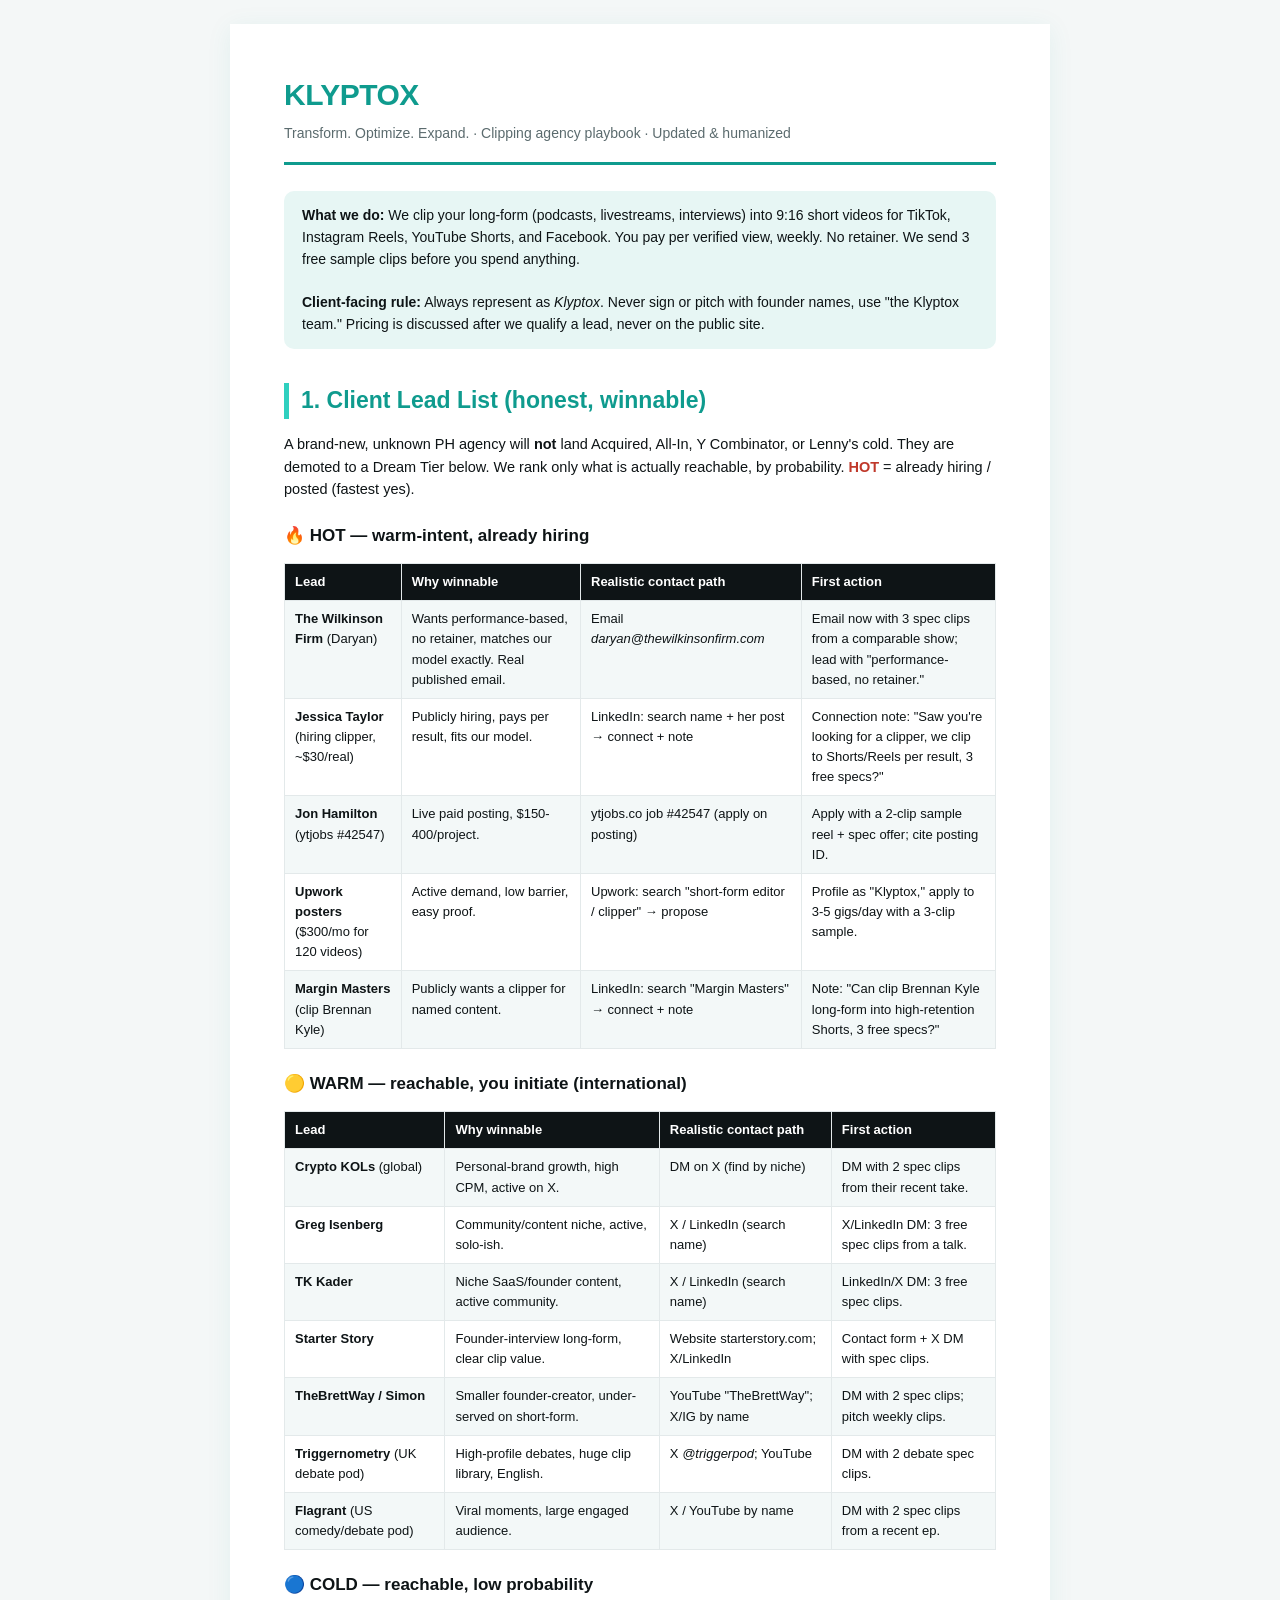
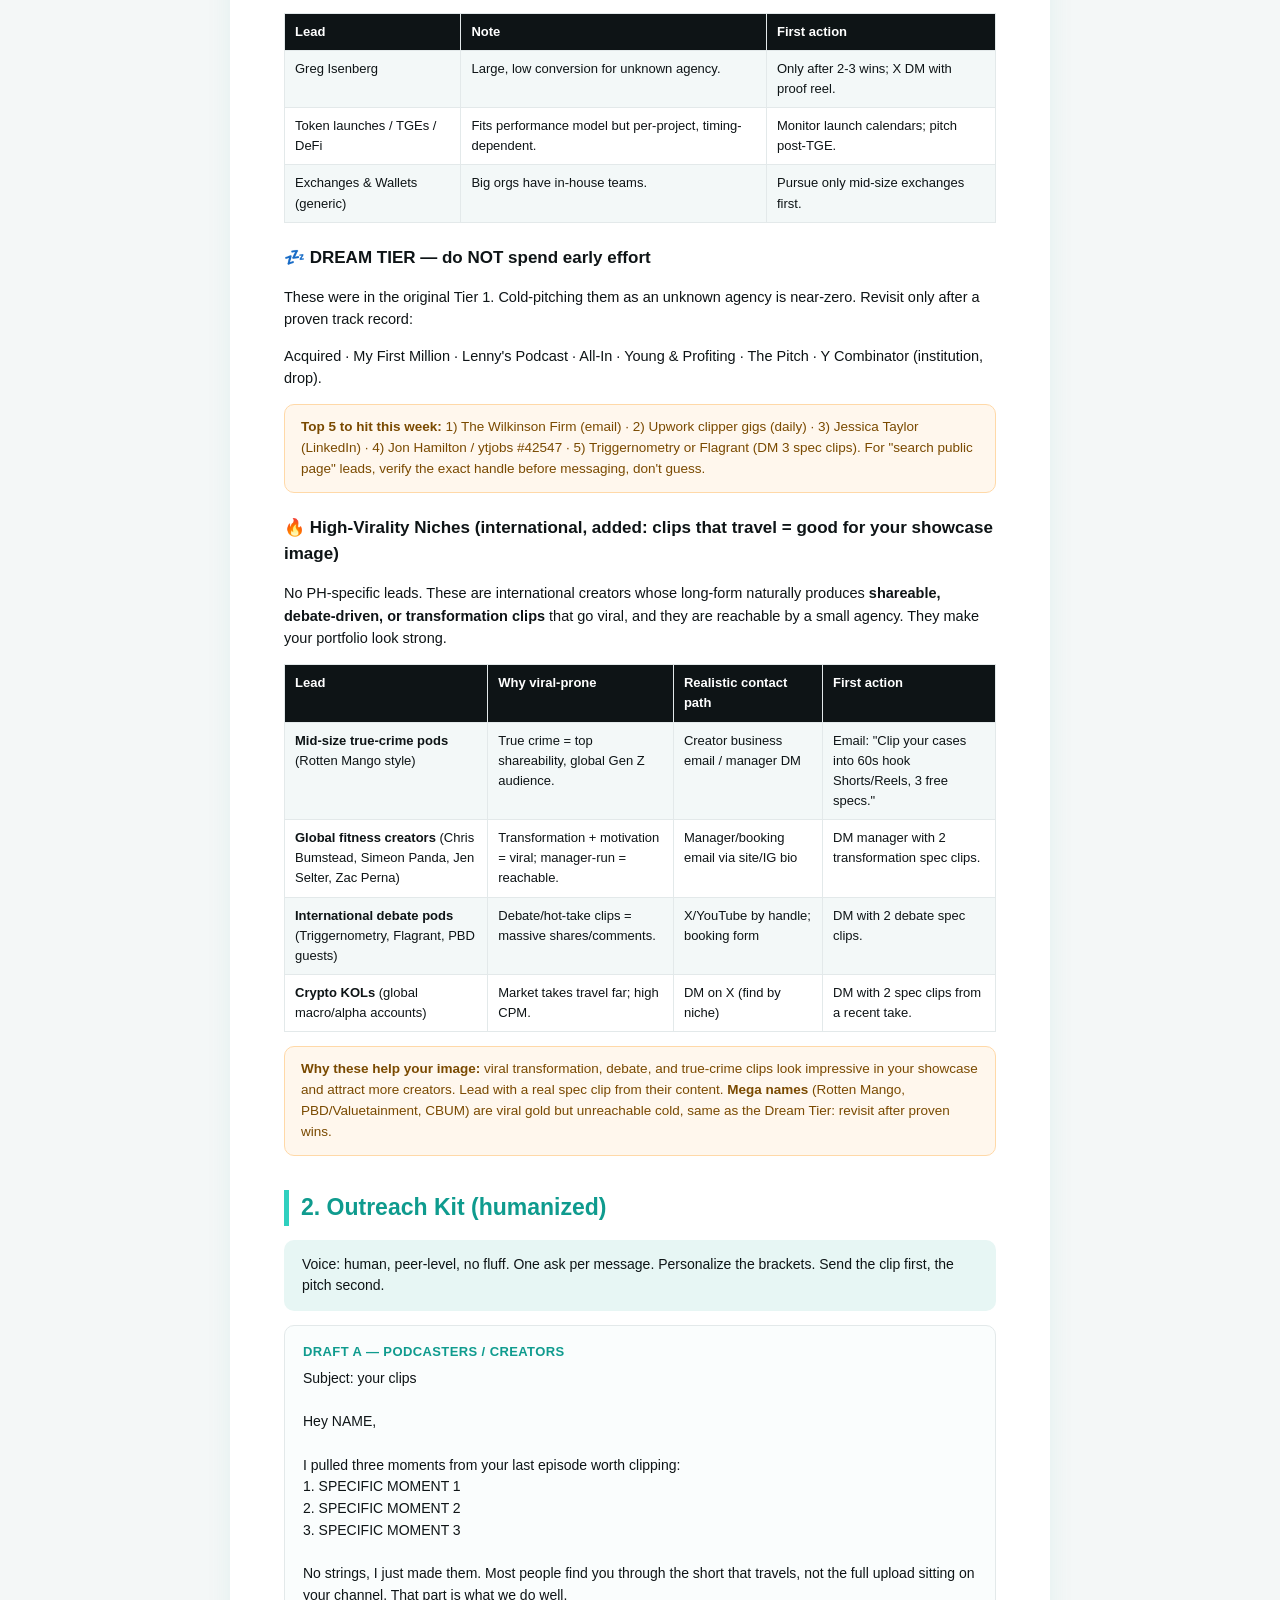
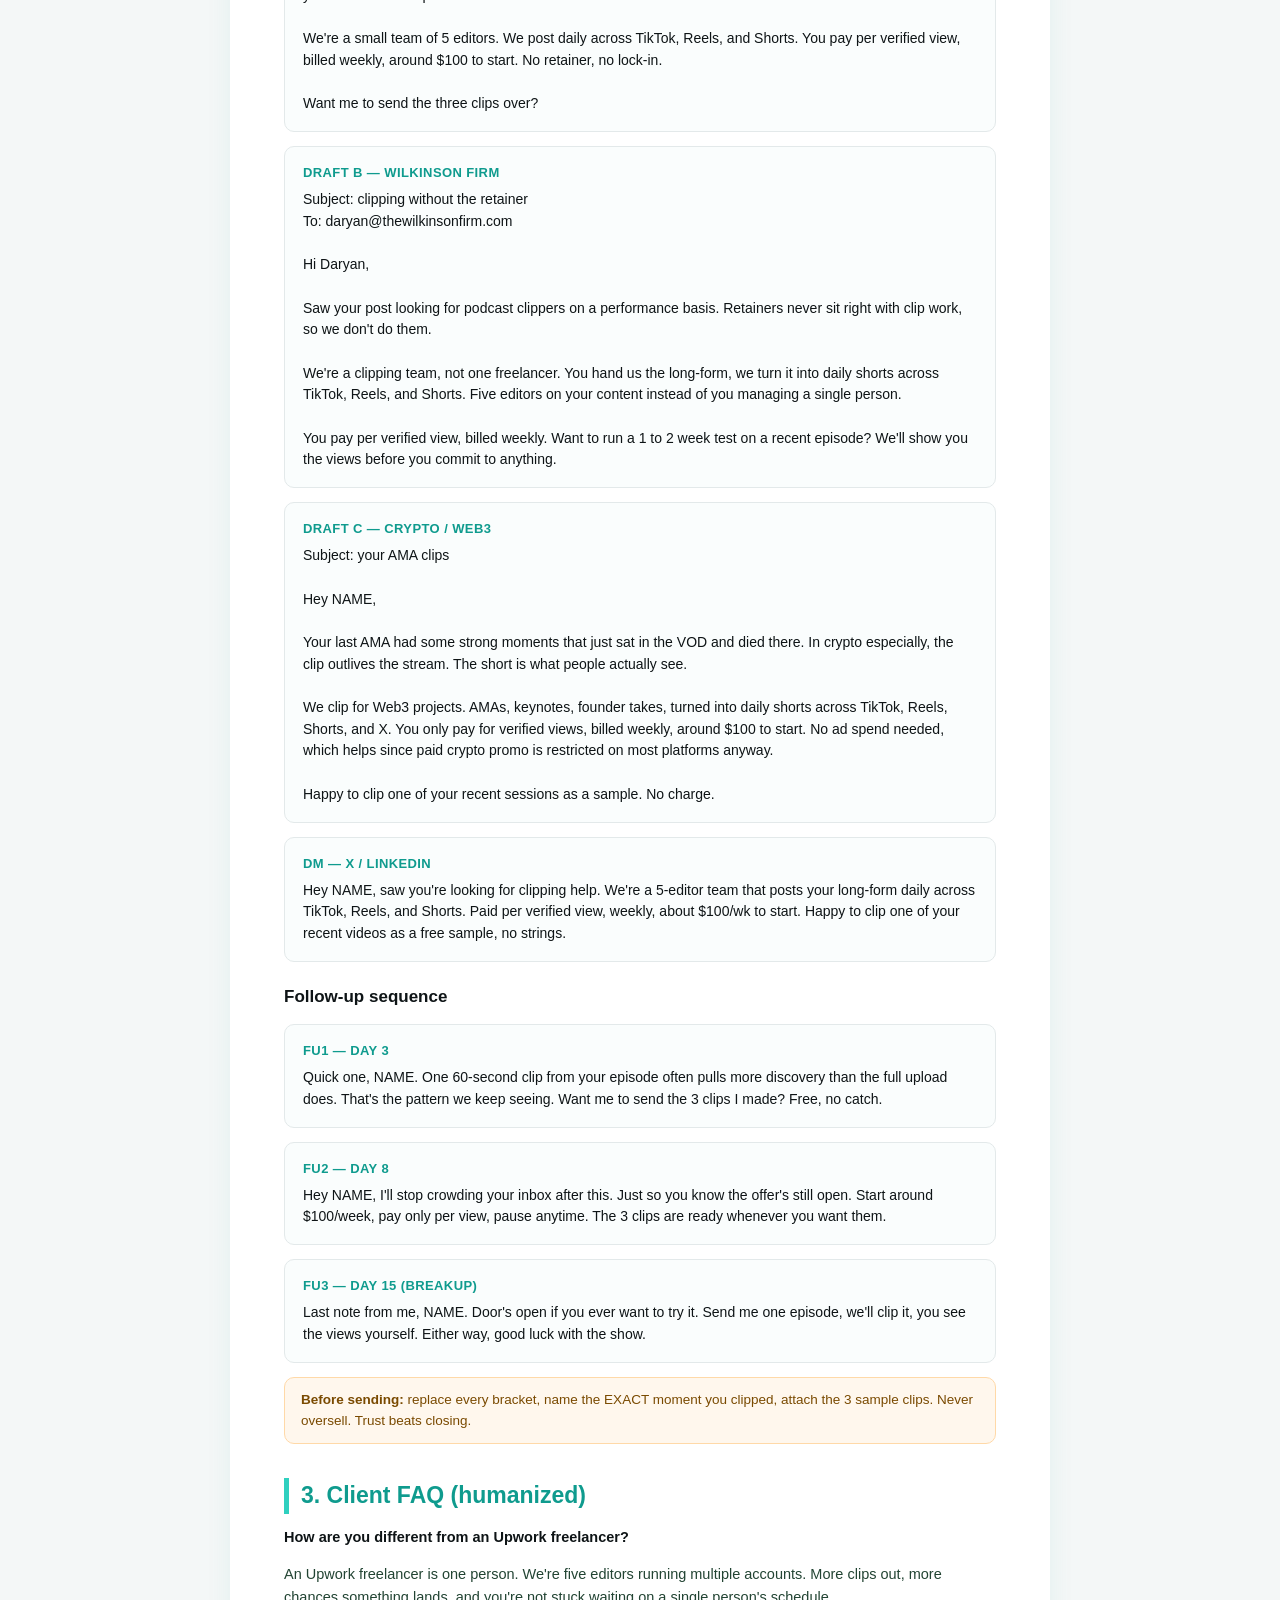
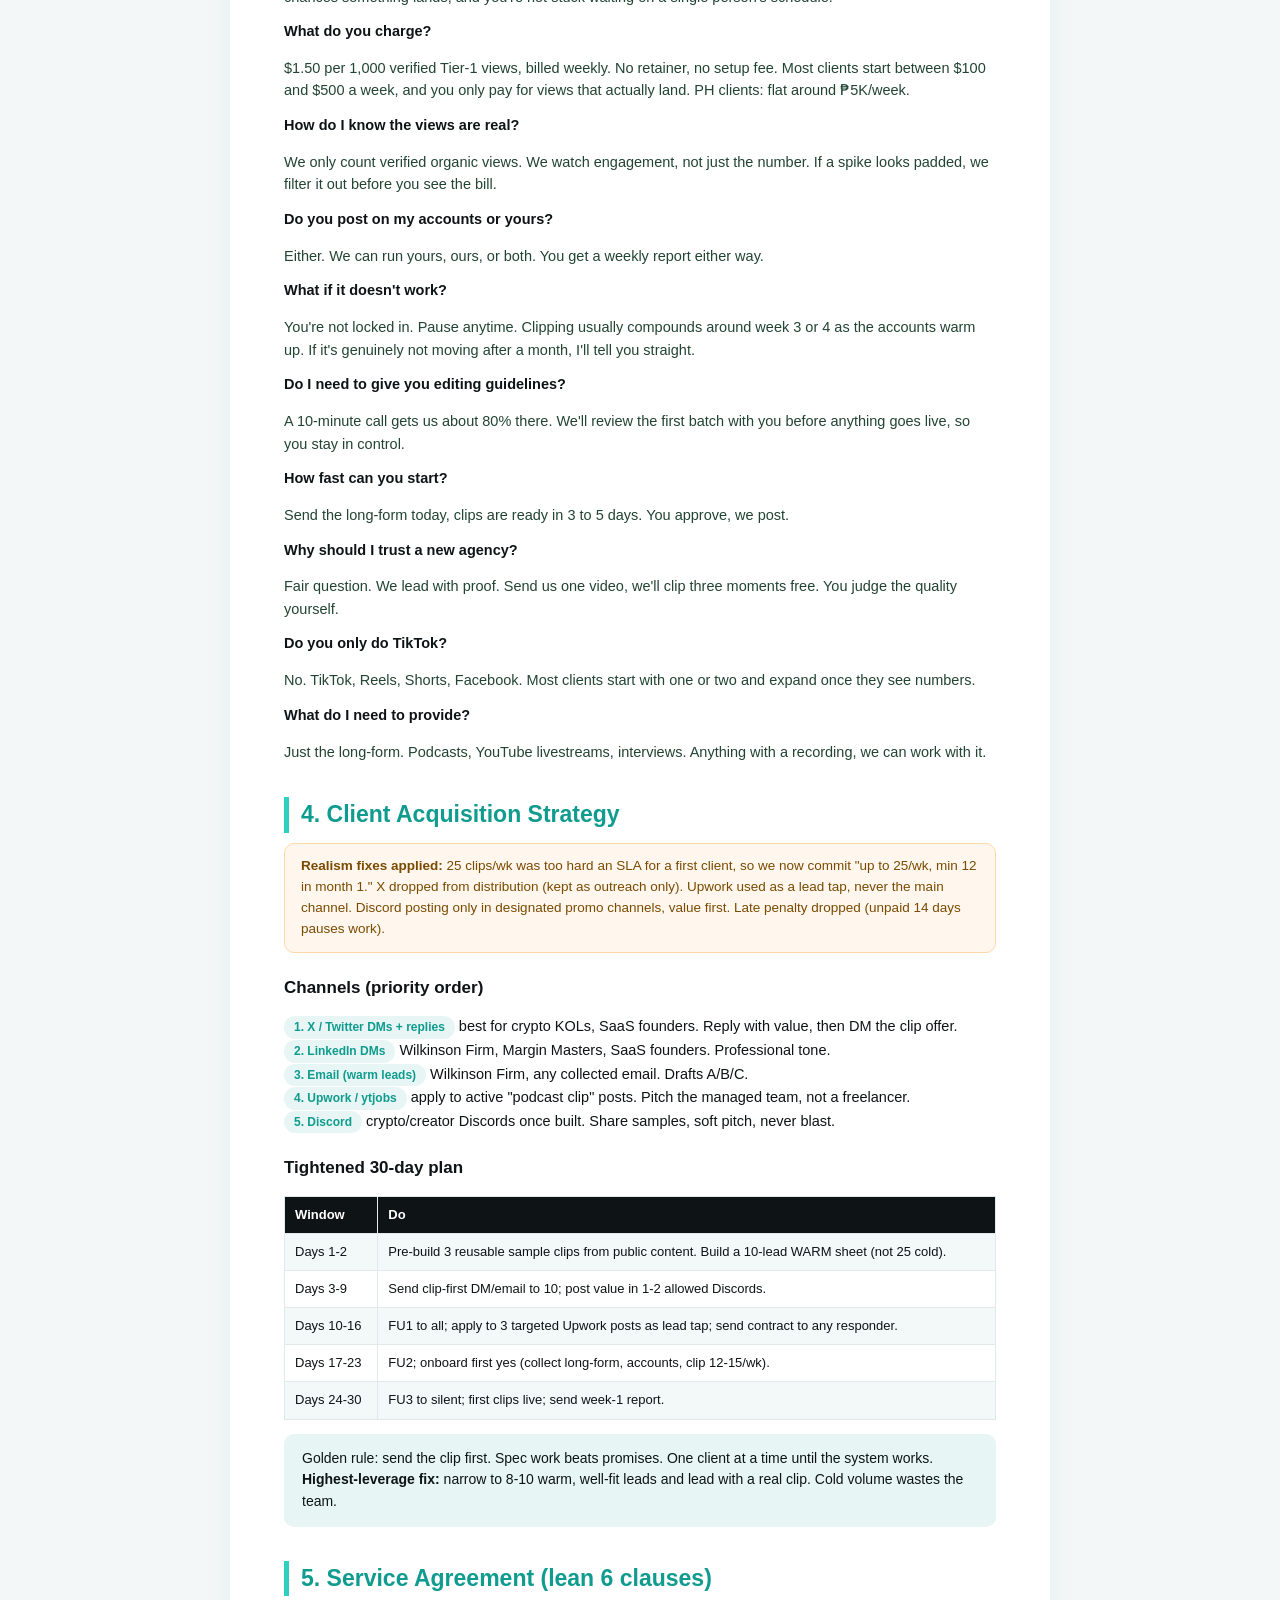
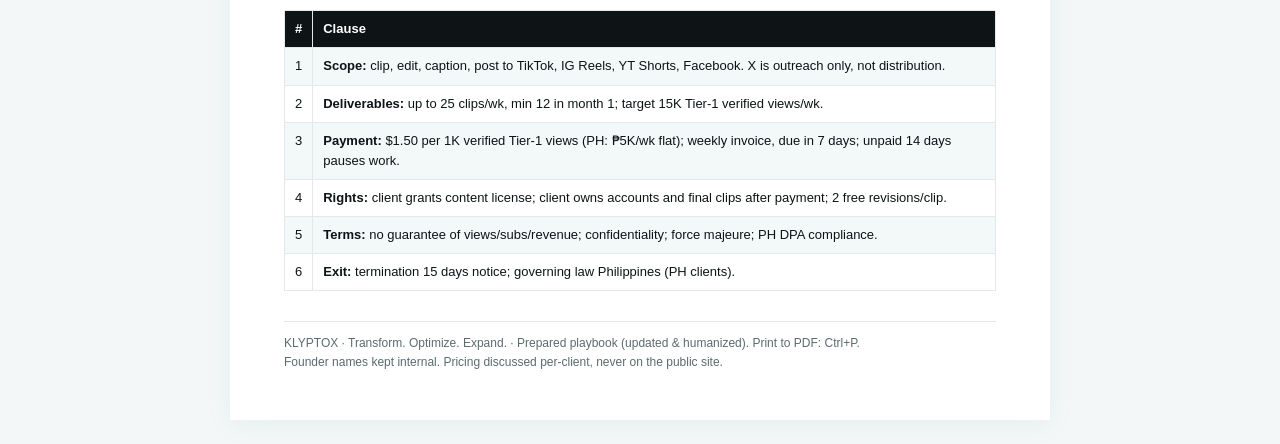
<file: docs/Klyptox_Playbook_Updated.html>
<!DOCTYPE html>
<html lang="en">
<head>
<meta charset="utf-8">
<title>Klyptox Playbook (Updated)</title>
<style>
  :root{ --teal:#0f9b8e; --teal2:#2fd0bf; --ink:#0e1416; --paper:#ffffff; --muted:#5b6b6e; --line:#e3e9ea; --chip:#e7f6f4; }
  *{ box-sizing:border-box; }
  body{ font-family:-apple-system,BlinkMacSystemFont,"Segoe UI",Roboto,Helvetica,Arial,sans-serif; color:var(--ink); margin:0; background:#f4f7f7; line-height:1.55; }
  .page{ max-width:820px; margin:24px auto; background:var(--paper); padding:48px 54px; box-shadow:0 4px 24px rgba(15,155,142,.08); }
  header.top{ border-bottom:3px solid var(--teal); padding-bottom:18px; margin-bottom:26px; }
  .brand{ font-size:30px; font-weight:800; letter-spacing:-.5px; color:var(--teal); }
  .tag{ color:var(--muted); font-size:14px; margin-top:4px; }
  h1{ font-size:23px; color:var(--teal); margin:34px 0 10px; border-left:5px solid var(--teal2); padding-left:12px; }
  h2{ font-size:17px; color:var(--ink); margin:22px 0 8px; }
  p,li{ font-size:14.5px; }
  .lead{ background:var(--chip); border-radius:10px; padding:14px 18px; font-size:14px; margin:14px 0; }
  .note{ background:#fff7ed; border:1px solid #ffd9a8; border-radius:10px; padding:12px 16px; font-size:13.5px; color:#7a4a00; }
  table{ width:100%; border-collapse:collapse; margin:14px 0; font-size:13px; }
  th,td{ border:1px solid var(--line); padding:8px 10px; text-align:left; vertical-align:top; }
  th{ background:#0e1416; color:#fff; font-weight:600; }
  tbody tr:nth-child(even){ background:#f3f8f8; }
  .hot{ color:#c0392b; font-weight:700; }
  .warm{ color:#b9770e; font-weight:700; }
  .cold{ color:#2c7be5; font-weight:700; }
  .draft{ border:1px solid var(--line); border-radius:10px; padding:16px 18px; margin:14px 0; background:#fafdfd; }
  .draft .sub{ font-weight:700; color:var(--teal); font-size:13px; text-transform:uppercase; letter-spacing:.4px; }
  .draft .body{ white-space:pre-wrap; font-size:14px; margin-top:6px; }
  .q{ font-weight:700; margin-top:12px; }
  .a{ margin:2px 0 0; color:#243; }
  .pill{ display:inline-block; background:var(--chip); color:var(--teal); border-radius:999px; padding:2px 10px; font-size:12px; font-weight:600; }
  footer{ margin-top:30px; border-top:1px solid var(--line); padding-top:12px; font-size:12px; color:var(--muted); }
  @media print{ body{ background:#fff; } .page{ box-shadow:none; margin:0; max-width:none; padding:24px 30px; } }
</style>
</head>
<body>
<div class="page">
  <header class="top">
    <div class="brand">KLYPTOX</div>
    <div class="tag">Transform. Optimize. Expand. &middot; Clipping agency playbook &middot; Updated &amp; humanized</div>
  </header>

  <div class="lead">
    <strong>What we do:</strong> We clip your long-form (podcasts, livestreams, interviews) into 9:16 short videos for TikTok, Instagram Reels, YouTube Shorts, and Facebook. You pay per verified view, weekly. No retainer. We send 3 free sample clips before you spend anything.
    <br><br>
    <strong>Client-facing rule:</strong> Always represent as <em>Klyptox</em>. Never sign or pitch with founder names, use "the Klyptox team." Pricing is discussed after we qualify a lead, never on the public site.
  </div>

  <!-- ============ SECTION 1: CLIENT LEAD LIST ============ -->
  <h1>1. Client Lead List (honest, winnable)</h1>
  <p>A brand-new, unknown PH agency will <strong>not</strong> land Acquired, All-In, Y Combinator, or Lenny's cold. They are demoted to a Dream Tier below. We rank only what is actually reachable, by probability. <span class="hot">HOT</span> = already hiring / posted (fastest yes).</p>

  <h2>🔥 HOT — warm-intent, already hiring</h2>
  <table>
    <tr><th>Lead</th><th>Why winnable</th><th>Realistic contact path</th><th>First action</th></tr>
    <tr><td><strong>The Wilkinson Firm</strong> (Daryan)</td><td>Wants performance-based, no retainer, matches our model exactly. Real published email.</td><td>Email <em>daryan@thewilkinsonfirm.com</em></td><td>Email now with 3 spec clips from a comparable show; lead with "performance-based, no retainer."</td></tr>
    <tr><td><strong>Jessica Taylor</strong> (hiring clipper, ~$30/real)</td><td>Publicly hiring, pays per result, fits our model.</td><td>LinkedIn: search name + her post &rarr; connect + note</td><td>Connection note: "Saw you're looking for a clipper, we clip to Shorts/Reels per result, 3 free specs?"</td></tr>
    <tr><td><strong>Jon Hamilton</strong> (ytjobs #42547)</td><td>Live paid posting, $150-400/project.</td><td>ytjobs.co job #42547 (apply on posting)</td><td>Apply with a 2-clip sample reel + spec offer; cite posting ID.</td></tr>
    <tr><td><strong>Upwork posters</strong> ($300/mo for 120 videos)</td><td>Active demand, low barrier, easy proof.</td><td>Upwork: search "short-form editor / clipper" &rarr; propose</td><td>Profile as "Klyptox," apply to 3-5 gigs/day with a 3-clip sample.</td></tr>
    <tr><td><strong>Margin Masters</strong> (clip Brennan Kyle)</td><td>Publicly wants a clipper for named content.</td><td>LinkedIn: search "Margin Masters" &rarr; connect + note</td><td>Note: "Can clip Brennan Kyle long-form into high-retention Shorts, 3 free specs?"</td></tr>
  </table>

  <h2>🟡 WARM — reachable, you initiate (international)</h2>
  <table>
    <tr><th>Lead</th><th>Why winnable</th><th>Realistic contact path</th><th>First action</th></tr>
    <tr><td><strong>Crypto KOLs</strong> (global)</td><td>Personal-brand growth, high CPM, active on X.</td><td>DM on X (find by niche)</td><td>DM with 2 spec clips from their recent take.</td></tr>
    <tr><td><strong>Greg Isenberg</strong></td><td>Community/content niche, active, solo-ish.</td><td>X / LinkedIn (search name)</td><td>X/LinkedIn DM: 3 free spec clips from a talk.</td></tr>
    <tr><td><strong>TK Kader</strong></td><td>Niche SaaS/founder content, active community.</td><td>X / LinkedIn (search name)</td><td>LinkedIn/X DM: 3 free spec clips.</td></tr>
    <tr><td><strong>Starter Story</strong></td><td>Founder-interview long-form, clear clip value.</td><td>Website starterstory.com; X/LinkedIn</td><td>Contact form + X DM with spec clips.</td></tr>
    <tr><td><strong>TheBrettWay / Simon</strong></td><td>Smaller founder-creator, under-served on short-form.</td><td>YouTube "TheBrettWay"; X/IG by name</td><td>DM with 2 spec clips; pitch weekly clips.</td></tr>
    <tr><td><strong>Triggernometry</strong> (UK debate pod)</td><td>High-profile debates, huge clip library, English.</td><td>X <em>@triggerpod</em>; YouTube</td><td>DM with 2 debate spec clips.</td></tr>
    <tr><td><strong>Flagrant</strong> (US comedy/debate pod)</td><td>Viral moments, large engaged audience.</td><td>X / YouTube by name</td><td>DM with 2 spec clips from a recent ep.</td></tr>
  </table>

  <h2>🔵 COLD — reachable, low probability</h2>
  <table>
    <tr><th>Lead</th><th>Note</th><th>First action</th></tr>
    <tr><td>Greg Isenberg</td><td>Large, low conversion for unknown agency.</td><td>Only after 2-3 wins; X DM with proof reel.</td></tr>
    <tr><td>Token launches / TGEs / DeFi</td><td>Fits performance model but per-project, timing-dependent.</td><td>Monitor launch calendars; pitch post-TGE.</td></tr>
    <tr><td>Exchanges &amp; Wallets (generic)</td><td>Big orgs have in-house teams.</td><td>Pursue only mid-size exchanges first.</td></tr>
  </table>

  <h2>💤 DREAM TIER — do NOT spend early effort</h2>
  <p>These were in the original Tier 1. Cold-pitching them as an unknown agency is near-zero. Revisit only after a proven track record:</p>
  <p>Acquired &middot; My First Million &middot; Lenny's Podcast &middot; All-In &middot; Young &amp; Profiting &middot; The Pitch &middot; Y Combinator (institution, drop).</p>

  <div class="note"><strong>Top 5 to hit this week:</strong> 1) The Wilkinson Firm (email) &middot; 2) Upwork clipper gigs (daily) &middot; 3) Jessica Taylor (LinkedIn) &middot; 4) Jon Hamilton / ytjobs #42547 &middot; 5) Triggernometry or Flagrant (DM 3 spec clips). For "search public page" leads, verify the exact handle before messaging, don't guess.</div>

  <!-- ============ SECTION 1b: HIGH-VIRALITY NICHES (INTERNATIONAL) ============ -->
  <h2>🔥 High-Virality Niches (international, added: clips that travel = good for your showcase image)</h2>
  <p>No PH-specific leads. These are international creators whose long-form naturally produces <strong>shareable, debate-driven, or transformation clips</strong> that go viral, and they are reachable by a small agency. They make your portfolio look strong.</p>
  <table>
    <tr><th>Lead</th><th>Why viral-prone</th><th>Realistic contact path</th><th>First action</th></tr>
    <tr><td><strong>Mid-size true-crime pods</strong> (Rotten Mango style)</td><td>True crime = top shareability, global Gen Z audience.</td><td>Creator business email / manager DM</td><td>Email: "Clip your cases into 60s hook Shorts/Reels, 3 free specs."</td></tr>
    <tr><td><strong>Global fitness creators</strong> (Chris Bumstead, Simeon Panda, Jen Selter, Zac Perna)</td><td>Transformation + motivation = viral; manager-run = reachable.</td><td>Manager/booking email via site/IG bio</td><td>DM manager with 2 transformation spec clips.</td></tr>
    <tr><td><strong>International debate pods</strong> (Triggernometry, Flagrant, PBD guests)</td><td>Debate/hot-take clips = massive shares/comments.</td><td>X/YouTube by handle; booking form</td><td>DM with 2 debate spec clips.</td></tr>
    <tr><td><strong>Crypto KOLs</strong> (global macro/alpha accounts)</td><td>Market takes travel far; high CPM.</td><td>DM on X (find by niche)</td><td>DM with 2 spec clips from a recent take.</td></tr>
  </table>
  <div class="note"><strong>Why these help your image:</strong> viral transformation, debate, and true-crime clips look impressive in your showcase and attract more creators. Lead with a real spec clip from their content. <strong>Mega names</strong> (Rotten Mango, PBD/Valuetainment, CBUM) are viral gold but unreachable cold, same as the Dream Tier: revisit after proven wins.</div>

  <!-- ============ SECTION 2: OUTREACH KIT ============ -->
  <h1>2. Outreach Kit (humanized)</h1>
  <p class="lead">Voice: human, peer-level, no fluff. One ask per message. Personalize the brackets. Send the clip first, the pitch second.</p>

  <div class="draft">
    <div class="sub">Draft A — Podcasters / creators</div>
    <div class="body">Subject: your clips

Hey NAME,

I pulled three moments from your last episode worth clipping:
1. SPECIFIC MOMENT 1
2. SPECIFIC MOMENT 2
3. SPECIFIC MOMENT 3

No strings, I just made them. Most people find you through the short that travels, not the full upload sitting on your channel. That part is what we do well.

We're a small team of 5 editors. We post daily across TikTok, Reels, and Shorts. You pay per verified view, billed weekly, around $100 to start. No retainer, no lock-in.

Want me to send the three clips over?</div>
  </div>

  <div class="draft">
    <div class="sub">Draft B — Wilkinson Firm</div>
    <div class="body">Subject: clipping without the retainer
To: daryan@thewilkinsonfirm.com

Hi Daryan,

Saw your post looking for podcast clippers on a performance basis. Retainers never sit right with clip work, so we don't do them.

We're a clipping team, not one freelancer. You hand us the long-form, we turn it into daily shorts across TikTok, Reels, and Shorts. Five editors on your content instead of you managing a single person.

You pay per verified view, billed weekly. Want to run a 1 to 2 week test on a recent episode? We'll show you the views before you commit to anything.</div>
  </div>

  <div class="draft">
    <div class="sub">Draft C — Crypto / Web3</div>
    <div class="body">Subject: your AMA clips

Hey NAME,

Your last AMA had some strong moments that just sat in the VOD and died there. In crypto especially, the clip outlives the stream. The short is what people actually see.

We clip for Web3 projects. AMAs, keynotes, founder takes, turned into daily shorts across TikTok, Reels, Shorts, and X. You only pay for verified views, billed weekly, around $100 to start. No ad spend needed, which helps since paid crypto promo is restricted on most platforms anyway.

Happy to clip one of your recent sessions as a sample. No charge.</div>
  </div>

  <div class="draft">
    <div class="sub">DM — X / LinkedIn</div>
    <div class="body">Hey NAME, saw you're looking for clipping help. We're a 5-editor team that posts your long-form daily across TikTok, Reels, and Shorts. Paid per verified view, weekly, about $100/wk to start. Happy to clip one of your recent videos as a free sample, no strings.</div>
  </div>

  <h2>Follow-up sequence</h2>
  <div class="draft">
    <div class="sub">FU1 — Day 3</div>
    <div class="body">Quick one, NAME. One 60-second clip from your episode often pulls more discovery than the full upload does. That's the pattern we keep seeing. Want me to send the 3 clips I made? Free, no catch.</div>
  </div>
  <div class="draft">
    <div class="sub">FU2 — Day 8</div>
    <div class="body">Hey NAME, I'll stop crowding your inbox after this. Just so you know the offer's still open. Start around $100/week, pay only per view, pause anytime. The 3 clips are ready whenever you want them.</div>
  </div>
  <div class="draft">
    <div class="sub">FU3 — Day 15 (breakup)</div>
    <div class="body">Last note from me, NAME. Door's open if you ever want to try it. Send me one episode, we'll clip it, you see the views yourself. Either way, good luck with the show.</div>
  </div>

  <div class="note"><strong>Before sending:</strong> replace every bracket, name the EXACT moment you clipped, attach the 3 sample clips. Never oversell. Trust beats closing.</div>

  <!-- ============ SECTION 3: FAQ ============ -->
  <h1>3. Client FAQ (humanized)</h1>
  <p class="q">How are you different from an Upwork freelancer?</p>
  <p class="a">An Upwork freelancer is one person. We're five editors running multiple accounts. More clips out, more chances something lands, and you're not stuck waiting on a single person's schedule.</p>
  <p class="q">What do you charge?</p>
  <p class="a">$1.50 per 1,000 verified Tier-1 views, billed weekly. No retainer, no setup fee. Most clients start between $100 and $500 a week, and you only pay for views that actually land. PH clients: flat around ₱5K/week.</p>
  <p class="q">How do I know the views are real?</p>
  <p class="a">We only count verified organic views. We watch engagement, not just the number. If a spike looks padded, we filter it out before you see the bill.</p>
  <p class="q">Do you post on my accounts or yours?</p>
  <p class="a">Either. We can run yours, ours, or both. You get a weekly report either way.</p>
  <p class="q">What if it doesn't work?</p>
  <p class="a">You're not locked in. Pause anytime. Clipping usually compounds around week 3 or 4 as the accounts warm up. If it's genuinely not moving after a month, I'll tell you straight.</p>
  <p class="q">Do I need to give you editing guidelines?</p>
  <p class="a">A 10-minute call gets us about 80% there. We'll review the first batch with you before anything goes live, so you stay in control.</p>
  <p class="q">How fast can you start?</p>
  <p class="a">Send the long-form today, clips are ready in 3 to 5 days. You approve, we post.</p>
  <p class="q">Why should I trust a new agency?</p>
  <p class="a">Fair question. We lead with proof. Send us one video, we'll clip three moments free. You judge the quality yourself.</p>
  <p class="q">Do you only do TikTok?</p>
  <p class="a">No. TikTok, Reels, Shorts, Facebook. Most clients start with one or two and expand once they see numbers.</p>
  <p class="q">What do I need to provide?</p>
  <p class="a">Just the long-form. Podcasts, YouTube livestreams, interviews. Anything with a recording, we can work with it.</p>

  <!-- ============ SECTION 4: STRATEGY ============ -->
  <h1>4. Client Acquisition Strategy</h1>
  <div class="note"><strong>Realism fixes applied:</strong> 25 clips/wk was too hard an SLA for a first client, so we now commit "up to 25/wk, min 12 in month 1." X dropped from distribution (kept as outreach only). Upwork used as a lead tap, never the main channel. Discord posting only in designated promo channels, value first. Late penalty dropped (unpaid 14 days pauses work).</div>

  <h2>Channels (priority order)</h2>
  <p><span class="pill">1. X / Twitter DMs + replies</span> best for crypto KOLs, SaaS founders. Reply with value, then DM the clip offer.<br>
  <span class="pill">2. LinkedIn DMs</span> Wilkinson Firm, Margin Masters, SaaS founders. Professional tone.<br>
  <span class="pill">3. Email (warm leads)</span> Wilkinson Firm, any collected email. Drafts A/B/C.<br>
  <span class="pill">4. Upwork / ytjobs</span> apply to active "podcast clip" posts. Pitch the managed team, not a freelancer.<br>
  <span class="pill">5. Discord</span> crypto/creator Discords once built. Share samples, soft pitch, never blast.</p>

  <h2>Tightened 30-day plan</h2>
  <table>
    <tr><th>Window</th><th>Do</th></tr>
    <tr><td>Days 1-2</td><td>Pre-build 3 reusable sample clips from public content. Build a 10-lead WARM sheet (not 25 cold).</td></tr>
    <tr><td>Days 3-9</td><td>Send clip-first DM/email to 10; post value in 1-2 allowed Discords.</td></tr>
    <tr><td>Days 10-16</td><td>FU1 to all; apply to 3 targeted Upwork posts as lead tap; send contract to any responder.</td></tr>
    <tr><td>Days 17-23</td><td>FU2; onboard first yes (collect long-form, accounts, clip 12-15/wk).</td></tr>
    <tr><td>Days 24-30</td><td>FU3 to silent; first clips live; send week-1 report.</td></tr>
  </table>
  <div class="lead">Golden rule: send the clip first. Spec work beats promises. One client at a time until the system works. <strong>Highest-leverage fix:</strong> narrow to 8-10 warm, well-fit leads and lead with a real clip. Cold volume wastes the team.</div>

  <!-- ============ SECTION 5: AGREEMENT ============ -->
  <h1>5. Service Agreement (lean 6 clauses)</h1>
  <table>
    <tr><th>#</th><th>Clause</th></tr>
    <tr><td>1</td><td><strong>Scope:</strong> clip, edit, caption, post to TikTok, IG Reels, YT Shorts, Facebook. X is outreach only, not distribution.</td></tr>
    <tr><td>2</td><td><strong>Deliverables:</strong> up to 25 clips/wk, min 12 in month 1; target 15K Tier-1 verified views/wk.</td></tr>
    <tr><td>3</td><td><strong>Payment:</strong> $1.50 per 1K verified Tier-1 views (PH: ₱5K/wk flat); weekly invoice, due in 7 days; unpaid 14 days pauses work.</td></tr>
    <tr><td>4</td><td><strong>Rights:</strong> client grants content license; client owns accounts and final clips after payment; 2 free revisions/clip.</td></tr>
    <tr><td>5</td><td><strong>Terms:</strong> no guarantee of views/subs/revenue; confidentiality; force majeure; PH DPA compliance.</td></tr>
    <tr><td>6</td><td><strong>Exit:</strong> termination 15 days notice; governing law Philippines (PH clients).</td></tr>
  </table>

  <footer>
    KLYPTOX &middot; Transform. Optimize. Expand. &middot; Prepared playbook (updated &amp; humanized). Print to PDF: Ctrl+P.<br>
    Founder names kept internal. Pricing discussed per-client, never on the public site.
  </footer>
</div>
</body>
</html>
</file>
<file: styles.css>
/* ============================================================
   KLYPTOX, cohesive premium design system
   Dark is the default. Light re-aliases the same tokens.
   Text contrast is high in BOTH themes.
   GPU-cheap only: transform/opacity animate. will-change minimal.
   ============================================================ */

:root {
  /* Brand teal */
  --teal: #0f9b8e;
  --teal-bright: #2fd0bf;     /* accent / glow only */
  --teal-dark: #0c7d72;       /* hover / active fill */
  --teal-soft: #e6f4f2;       /* light-mode tint surface */

  /* Refined neutral scale (cool slate, pairs with teal) */
  --ink-900: #0b1213;
  --ink-700: #2b3538;
  --ink-500: #5b6b70;
  --ink-300: #8a999d;
  --line-300: #dde6e5;
  --line-500: #c3d0cf;
  --surface-100: #ffffff;
  --surface-200: #f5f8f8;

  --ink-900-d: #eef4f3;       /* near-white text on dark */
  --ink-700-d: #c9d6d4;       /* body text on dark */
  --ink-500-d: #9fb1af;       /* muted on dark */
  --ink-300-d: #7d8f8d;
  --line-300-d: #2a3636;      /* borders on dark */
  --line-500-d: #364646;
  --surface-100-d: #10181a;
  --surface-200-d: #162021;

  /* Theme-resolved tokens (light defaults) */
  --bg: var(--surface-100);
  --bg-elev: var(--surface-200);
  --text: var(--ink-900);
  --text-soft: var(--ink-700);
  --muted: var(--ink-500);
  --line: var(--line-300);
  --line-strong: var(--line-500);

  --glass-bg: rgba(255, 255, 255, 0.55);
  --glass-border: rgba(255, 255, 255, 0.6);
  --glass-shadow: 0 14px 40px rgba(15, 155, 142, 0.10), inset 0 1px 0 rgba(255, 255, 255, 0.5);
  --surface-solid: #ffffff;
  --stat-text: var(--ink-700);
  --card-title: var(--teal-dark);
  --links: var(--ink-700);

  --font-display: "Plus Jakarta Sans", "Inter", system-ui, sans-serif;
  --font-body: "Inter", -apple-system, BlinkMacSystemFont, "Segoe UI", Roboto, Helvetica, Arial, sans-serif;

  --radius-lg: 22px;
  --radius-md: 16px;
  --radius-pill: 999px;
  --maxw: 1120px;
  --ease: cubic-bezier(0.22, 1, 0.36, 1);
}

body[data-theme="dark"] {
  --bg: var(--surface-100-d);
  --bg-elev: var(--surface-200-d);
  --text: var(--ink-900-d);
  --text-soft: var(--ink-700-d);
  --muted: var(--ink-500-d);
  --line: var(--line-300-d);
  --line-strong: var(--line-500-d);

  --glass-bg: rgba(18, 28, 30, 0.58);
  --glass-border: rgba(47, 208, 191, 0.18);
  --glass-shadow: 0 14px 40px rgba(0, 0, 0, 0.45), inset 0 1px 0 rgba(255, 255, 255, 0.05);
  --surface-solid: #142021;
  --stat-text: var(--ink-900-d);
  --card-title: var(--teal-bright);
  --links: var(--ink-700-d);
}

* { box-sizing: border-box; margin: 0; padding: 0; }
html, body { overflow-x: hidden; max-width: 100%; }

body {
  font-family: var(--font-body);
  line-height: 1.65;
  background: var(--bg);
  color: var(--text);
  transition: background 0.4s ease, color 0.4s ease;
  cursor: default;
  -webkit-font-smoothing: antialiased;
  text-rendering: optimizeLegibility;
}
h1, h2, h3 {
  font-family: var(--font-display);
  font-weight: 800;
  letter-spacing: -0.02em;
  text-wrap: balance;
}

/* ---- Refined aurora + depth (premium, intentional, not noisy) ---- */
body::before {
  content: "";
  position: fixed; inset: 0; z-index: -2; pointer-events: none;
  background:
    radial-gradient(ellipse at 50% 0%, rgba(15, 155, 142, 0.10), transparent 55%),
    radial-gradient(ellipse at 88% 78%, rgba(47, 208, 191, 0.07), transparent 50%),
    radial-gradient(ellipse at 8% 85%, rgba(15, 155, 142, 0.06), transparent 50%);
}
body[data-theme="dark"]::before {
  background:
    radial-gradient(ellipse at 50% 0%, rgba(15, 155, 142, 0.16), transparent 58%),
    radial-gradient(ellipse at 88% 78%, rgba(47, 208, 191, 0.10), transparent 52%),
    radial-gradient(ellipse at 8% 85%, rgba(15, 155, 142, 0.09), transparent 52%);
}
.bg-aurora {
  position: fixed; inset: -20% -20% auto -20%; height: 140%; z-index: -2; pointer-events: none;
  overflow: hidden;
}
.bg-aurora span {
  position: absolute; border-radius: 50%; filter: blur(60px); opacity: 0.5;
  background: radial-gradient(circle, rgba(15, 155, 142, 0.30), transparent 70%);
  will-change: transform;
}
.bg-aurora span:nth-child(1) { width: 420px; height: 420px; top: -60px; left: 8%;  animation: auroraDrift 26s ease-in-out infinite; }
.bg-aurora span:nth-child(2) { width: 360px; height: 360px; top: 20%;  left: 60%; background: radial-gradient(circle, rgba(47, 208, 191, 0.26), transparent 70%); animation: auroraDrift 32s ease-in-out infinite reverse; }
.bg-aurora span:nth-child(3) { width: 300px; height: 300px; top: 55%;  left: 25%; background: radial-gradient(circle, rgba(15, 155, 142, 0.22), transparent 70%); animation: auroraDrift 38s ease-in-out infinite; }
@keyframes auroraDrift {
  0%, 100% { transform: translate3d(0, 0, 0) scale(1); }
  33%      { transform: translate3d(40px, -30px, 0) scale(1.08); }
  66%      { transform: translate3d(-30px, 25px, 0) scale(0.95); }
}

/* ---- Animated wave lines (GPU-cheap: transform/opacity only) ---- */
.bg-waves {
  position: fixed; inset: auto 0 -2px 0; height: 38vh; z-index: -2; pointer-events: none;
  overflow: hidden; opacity: 0.5;
}
.bg-waves .wave {
  position: absolute; left: 0; bottom: 0; width: 200%; height: 100%;
  display: block; will-change: transform;
}
.bg-waves .wave path { fill: var(--teal); }
.bg-waves .wave-1 { opacity: 0.10; animation: waveMove 22s linear infinite; }
.bg-waves .wave-2 { opacity: 0.07; animation: waveMove 34s linear infinite reverse; }
@keyframes waveMove { from { transform: translate3d(0, 0, 0); } to { transform: translate3d(-50%, 0, 0); } }
/* Pause waves while a video is on screen so the GPU budget goes to playback */
body.showcase-active .bg-waves .wave { animation-play-state: paused; }
/* Subtle dot grid, masked so it reads as crafted depth, not noise */
body::after {
  content: "";
  position: fixed; inset: 0; z-index: -1; pointer-events: none;
  background-image: radial-gradient(rgba(15, 155, 142, 0.06) 1px, transparent 1px);
  background-size: 28px 28px;
  -webkit-mask-image: radial-gradient(ellipse at 50% 28%, #000 30%, transparent 82%);
  mask-image: radial-gradient(ellipse at 50% 28%, #000 30%, transparent 82%);
  opacity: 0.55;
}
body[data-theme="dark"]::after { background-image: radial-gradient(rgba(47, 208, 191, 0.07) 1px, transparent 1px); opacity: 0.5; }
@media (prefers-reduced-motion: reduce) {
  .bg-aurora { display: none; }
  body::before { background: radial-gradient(ellipse at 50% 0%, rgba(15, 155, 142, 0.08), transparent 60%); }
}

a { color: var(--teal); text-decoration: none; }
a:hover { text-decoration: underline; }

/* ===================== NAV ===================== */
.nav {
  position: sticky; top: 0; z-index: 20;
  display: flex; align-items: center; justify-content: space-between;
  padding: 16px 36px;
  background: var(--glass-bg);
  backdrop-filter: blur(18px) saturate(160%);
  -webkit-backdrop-filter: blur(18px) saturate(160%);
  border-bottom: 1px solid var(--glass-border);
  transition: background 0.4s ease, border-color 0.4s ease, padding 0.3s ease, box-shadow 0.3s ease;
}
.nav.scrolled { padding: 10px 36px; box-shadow: 0 6px 24px rgba(15, 155, 142, 0.10); }
.nav-logo { height: 34px; width: auto; display: block; }
.footer-logo { height: 44px; width: auto; margin-bottom: 10px; }
.nav-brand a, .footer-brand a { display: inline-block; transition: transform 0.25s var(--ease); }
.nav-brand a:hover, .footer-brand a:hover { transform: translateY(-1px); }
.nav-right { display: flex; align-items: center; gap: 14px; position: relative; z-index: 5; }
.nav-links {
  position: absolute; left: 50%; transform: translateX(-50%);
  display: flex; align-items: center; list-style: none; gap: 22px;
}
.nav-links a {
  color: var(--text); font-size: 15px; font-weight: 500; white-space: nowrap;
  padding: 8px 16px; border: 1px solid var(--line); border-radius: var(--radius-pill);
  transition: color 0.25s ease, background 0.25s ease, border-color 0.25s ease;
}
.nav-links a:hover { color: var(--teal); border-color: var(--teal); background: rgba(15, 155, 142, 0.12); text-decoration: none; }
.nav-links a.active { color: var(--teal); border-color: var(--teal); background: rgba(15, 155, 142, 0.14); }
.nav-cta {
  background: var(--teal); color: #fff !important; padding: 9px 20px;
  border-radius: var(--radius-pill); font-weight: 600;
  transition: transform 0.25s var(--ease), box-shadow 0.25s ease, background 0.25s ease;
}
.nav-cta:hover { text-decoration: none; background: var(--teal-dark); transform: translateY(-2px); box-shadow: 0 8px 22px rgba(15, 155, 142, 0.4); }
.nav-toggle {
  display: none; background: none; border: 1px solid var(--line);
  border-radius: 12px; width: 42px; height: 42px; cursor: pointer; color: var(--teal);
  position: relative;
}
.nav-toggle span {
  position: absolute; left: 50%; width: 18px; height: 2px; background: var(--teal);
  border-radius: 2px; transform: translateX(-50%);
  transition: transform 0.3s ease, opacity 0.25s ease, top 0.3s ease;
}
.nav-toggle span:nth-child(1) { top: 14px; }
.nav-toggle span:nth-child(2) { top: 20px; }
.nav-toggle span:nth-child(3) { top: 26px; }
.nav-toggle.active span:nth-child(1) { top: 20px; transform: translateX(-50%) rotate(45deg); }
.nav-toggle.active span:nth-child(2) { opacity: 0; }
.nav-toggle.active span:nth-child(3) { top: 20px; transform: translateX(-50%) rotate(-45deg); }
.theme-toggle {
  background: none; border: 1px solid var(--line); border-radius: var(--radius-pill);
  width: 38px; height: 38px; cursor: pointer; font-size: 16px;
  transition: transform 0.2s ease, border-color 0.2s ease;
}
.theme-toggle:hover { transform: scale(1.08); border-color: var(--teal); }

/* ===================== HERO ===================== */
.hero {
  position: relative; min-height: 88vh;
  display: flex; align-items: center; justify-content: center;
  overflow: hidden; text-align: center;
}
.hero-inner {
  position: relative; z-index: 3; padding: 48px 44px; max-width: 820px;
  background: var(--glass-bg);
  backdrop-filter: blur(20px) saturate(150%);
  -webkit-backdrop-filter: blur(20px) saturate(150%);
  border: 1px solid var(--glass-border);
  border-radius: var(--radius-lg);
  box-shadow: var(--glass-shadow);
}
.hero-tagline {
  font-size: clamp(40px, 6.4vw, 70px); font-weight: 800; line-height: 1.04;
  margin-bottom: 22px; letter-spacing: -0.03em;
  color: var(--text);
}
.hero-intro { font-size: 18px; color: var(--muted); margin-bottom: 32px; max-width: 620px; margin-left: auto; margin-right: auto; }
.hero-btns { display: flex; gap: 14px; justify-content: center; flex-wrap: wrap; }
.btn-primary {
  display: inline-block; background: var(--teal); color: #fff; font-weight: 700;
  padding: 14px 34px; border-radius: var(--radius-pill); font-size: 16px;
  transition: transform 0.25s var(--ease), background 0.2s ease, box-shadow 0.25s ease;
}
.btn-primary:hover { transform: translateY(-2px); background: var(--teal-dark); box-shadow: 0 10px 26px rgba(15, 155, 142, 0.35); text-decoration: none; }
.btn-ghost {
  display: inline-block; border: 1px solid var(--teal); color: var(--teal);
  padding: 14px 34px; border-radius: var(--radius-pill); font-weight: 600; font-size: 16px;
  transition: transform 0.25s var(--ease), background 0.2s ease, color 0.2s ease;
}
.btn-ghost:hover { transform: translateY(-2px); background: rgba(15, 155, 142, 0.10); text-decoration: none; }

/* ===================== STATS BAND ===================== */
.stats-band { max-width: var(--maxw); margin: 0 auto; padding: 64px 36px 28px; }
.stats-row { display: grid; grid-template-columns: repeat(4, 1fr); gap: 18px; }
.stat {
  text-align: center; padding: 28px 14px; border-radius: var(--radius-md);
  background: var(--glass-bg);
  backdrop-filter: blur(14px) saturate(140%);
  -webkit-backdrop-filter: blur(14px) saturate(140%);
  border: 1px solid var(--glass-border);
  box-shadow: var(--glass-shadow);
  transition: transform 0.3s var(--ease), box-shadow 0.3s ease, border-color 0.3s ease;
  cursor: default;
}
.stat:hover { transform: translateY(-14px) scale(1.05); border-color: var(--teal); box-shadow: 0 24px 50px rgba(15, 155, 142, 0.18); }
.stat-num { font-family: var(--font-display); font-size: 48px; font-weight: 800; color: var(--teal); line-height: 1; }
.stat-plus, .stat-suffix { font-family: var(--font-display); font-size: 30px; font-weight: 800; color: var(--teal); }
.stat p { font-size: 14px; color: var(--stat-text); margin-top: 10px; font-weight: 500; }
.marquee { overflow: hidden; margin-top: 38px; -webkit-mask-image: linear-gradient(90deg, transparent, #000 6%, #000 94%, transparent); mask-image: linear-gradient(90deg, transparent, #000 6%, #000 94%, transparent); }
.marquee-track { display: inline-flex; gap: 26px; white-space: nowrap; animation: marquee 40s linear infinite; font-family: var(--font-display); font-size: 20px; font-weight: 600; color: var(--muted); }
.marquee-set { display: inline-flex; gap: 26px; }
.marquee-set > span:last-child { color: var(--teal); }
@keyframes marquee { from { transform: translateX(0); } to { transform: translateX(-33.333%); } }

/* ===================== SECTIONS ===================== */
.section { padding: 84px 36px; max-width: var(--maxw); margin: 0 auto; position: relative; }
.section-alt { background: var(--bg-elev); max-width: none; }
.section-alt > * { max-width: var(--maxw); margin-left: auto; margin-right: auto; }
.section-title { font-size: clamp(30px, 4vw, 46px); font-weight: 800; text-align: center; margin-bottom: 14px; letter-spacing: -0.02em; line-height: 1.1; }
.section-lead { text-align: center; color: var(--muted); margin-bottom: 44px; font-size: 17px; max-width: 620px; margin-left: auto; margin-right: auto; }
.note { text-align: center; color: var(--teal); margin-top: 26px; font-size: 15px; }
.about-desc { font-size: 18px; max-width: 800px; margin: 0 auto 18px; text-align: center; color: var(--text-soft); }
.about-mission { font-size: 17px; max-width: 800px; margin: 0 auto; text-align: center; color: var(--muted); }

/* ===================== GRIDS / CARDS ===================== */
.grid-2 { display: grid; grid-template-columns: 1fr 1fr; gap: 18px; }
.grid-3 { display: grid; grid-template-columns: 1fr 1fr 1fr; gap: 18px; }
.card {
  background: var(--glass-bg);
  backdrop-filter: blur(14px) saturate(140%);
  -webkit-backdrop-filter: blur(14px) saturate(140%);
  border: 1px solid var(--glass-border);
  box-shadow: var(--glass-shadow);
  border-radius: var(--radius-md); padding: 28px;
  transition: transform 0.3s var(--ease), box-shadow 0.3s ease, border-color 0.3s ease;
}
.card:hover { transform: translateY(-14px) scale(1.04); border-color: var(--teal); box-shadow: 0 28px 60px rgba(15, 155, 142, 0.18); }
.card h3 { font-size: 19px; margin-bottom: 8px; color: var(--card-title); }
.card p { font-size: 15px; color: var(--text-soft); line-height: 1.6; }

/* ===================== SHOWCASE ===================== */
.portfolio-grid { display: grid; grid-template-columns: repeat(2, 1fr); gap: 16px; margin-top: 10px; max-width: 560px; margin-left: auto; margin-right: auto; }
.portfolio-grid.all-view .pf-card .pf-embed { aspect-ratio: 9 / 12; }

.filter-bar { display: flex; flex-wrap: wrap; gap: 10px; justify-content: center; margin: 8px 0 26px; }
.filter-btn {
  background: var(--glass-bg);
  backdrop-filter: blur(10px);
  -webkit-backdrop-filter: blur(10px);
  border: 1px solid var(--line); color: var(--text);
  padding: 9px 22px; border-radius: var(--radius-pill); font-size: 14px; font-weight: 600; cursor: pointer;
  transition: background 0.2s ease, color 0.2s ease, transform 0.2s var(--ease), border-color 0.2s ease;
}
.filter-btn:hover { transform: translateY(-2px); border-color: rgba(15, 155, 142, 0.4); }
.filter-btn.active { background: var(--teal); color: #fff; border-color: var(--teal); }
.pf-card {
  background: var(--glass-bg);
  backdrop-filter: blur(12px);
  -webkit-backdrop-filter: blur(12px);
  border: 1px solid var(--line); border-radius: 16px; overflow: hidden;
  box-shadow: 0 14px 40px rgba(0, 0, 0, 0.25), inset 0 1px 0 rgba(255, 255, 255, 0.04);
  transition: transform 0.3s var(--ease), box-shadow 0.3s ease, border-color 0.3s ease;
  content-visibility: auto; contain-intrinsic-size: auto 360px;
}
.pf-card:hover { transform: translateY(-14px) scale(1.04); box-shadow: 0 26px 56px rgba(15, 155, 142, 0.18); }
.pf-card .pf-embed { position: relative; width: 100%; aspect-ratio: 9 / 16; background: var(--surface-200); overflow: hidden; }
body[data-theme="dark"] .pf-card .pf-embed { background: #1b2426; }
.pf-card .pf-embed iframe { position: absolute; inset: 0; width: 100%; height: 100%; border: 0; }
.pf-card .pf-embed video { position: absolute; inset: 0; width: 100%; height: 100%; object-fit: cover; border: 0; background: #000; }
.pf-card .pf-placeholder { display: flex; align-items: center; justify-content: center; text-align: center; height: 100%; color: var(--muted); font-size: 14px; padding: 16px; }
.pf-video-box {
  display: flex; flex-direction: column; align-items: center; justify-content: center; gap: 8px;
  width: 100%; height: 100%; border-radius: 10px;
  color: var(--muted); position: relative; transition: border-color 0.3s ease; overflow: hidden;
}
.pf-video-box.pf-lazy { border: 2px solid var(--line); padding: 0; }
.pf-thumb { position: absolute; inset: 0; width: 100%; height: 100%; object-fit: cover; z-index: 1; }
.pf-video-box.pf-lazy .pf-play { position: absolute; z-index: 2; }
.pf-video-box.pf-lazy span { position: absolute; bottom: 8px; left: 0; right: 0; z-index: 2; font-size: 12px; text-shadow: 0 1px 4px rgba(0, 0, 0, 0.6); color: #fff; }
.pf-sound-hint { top: 8px !important; bottom: auto !important; font-size: 11px !important; opacity: 0.9; }
.pf-iframe { position: absolute; inset: 0; width: 100%; height: 100%; border: 0; z-index: 3; }
.pf-video { position: absolute; inset: 0; width: 100%; height: 100%; object-fit: cover; z-index: 3; background: #000; }
.pf-poster { position: absolute; inset: 0; width: 100%; height: 100%; object-fit: cover; z-index: 4; transition: opacity 0.3s ease; pointer-events: none; }
.pf-poster.hidden { opacity: 0; }
.pf-mute-btn { position: absolute; top: 8px; right: 8px; z-index: 4; width: 34px; height: 34px; border: none; border-radius: 50%; background: rgba(0, 0, 0, 0.55); color: #fff; font-size: 15px; cursor: pointer; display: flex; align-items: center; justify-content: center; }
.pf-card:hover .pf-video-box { border-color: var(--teal); }
.pf-play {
  position: absolute; z-index: 5;
  width: 46px; height: 46px; border-radius: 50%; background: var(--teal); color: #fff;
  display: flex; align-items: center; justify-content: center; font-size: 18px;
  animation: pfPulse 2.4s ease-in-out infinite;
}
@keyframes pfPulse { 0%, 100% { transform: scale(1); box-shadow: 0 0 0 0 rgba(15, 155, 142, 0.4); } 50% { transform: scale(1.08); box-shadow: 0 0 0 12px rgba(15, 155, 142, 0); } }
.pf-card .pf-title { padding: 13px 14px; font-size: 13px; font-weight: 600; border-top: 1px solid var(--line); text-align: center; color: var(--text); letter-spacing: 0.01em; }
.results-box { margin-top: 36px; background: var(--teal-soft); border-radius: var(--radius-md); padding: 26px; text-align: center; }
body[data-theme="dark"] .results-box { background: #12201e; }
.results-box h3 { color: var(--teal-dark); margin-bottom: 8px; }
body[data-theme="dark"] .results-box h3 { color: var(--teal-bright); }

/* ===================== GLASSMORPHISM SYSTEM ===================== */
.glass {
  background: var(--glass-bg);
  backdrop-filter: blur(16px) saturate(150%);
  -webkit-backdrop-filter: blur(16px) saturate(150%);
  border: 1px solid var(--glass-border);
  box-shadow: var(--glass-shadow);
}

/* ===================== CONTACT ===================== */
.contact-grid { display: grid; grid-template-columns: 1fr 1fr; gap: 14px; max-width: 680px; margin: 0 auto 30px; }
.contact-item { display: flex; justify-content: space-between; align-items: center; background: var(--surface-solid); border: 1px solid var(--line); border-radius: 12px; padding: 14px 18px; transition: border-color 0.2s ease, transform 0.2s var(--ease); }
.contact-item:hover { border-color: var(--teal); transform: translateY(-2px); }
.contact-item span { color: var(--muted); font-size: 14px; }
.ci-icon { display: inline-flex; align-items: center; gap: 7px; }
.ci-ig { width: 18px; height: 18px; fill: var(--teal); flex: 0 0 auto; }
.ci-dc { width: 18px; height: 18px; fill: #5865F2; flex: 0 0 auto; }
.ci-mail { width: 18px; height: 18px; fill: var(--text-soft); flex: 0 0 auto; }
.ci-wa { width: 18px; height: 18px; fill: #25D366; flex: 0 0 auto; }
.ci-img { width: 18px; height: 18px; object-fit: contain; flex: 0 0 auto; border-radius: 4px; }
.contact-form { max-width: 680px; margin: 0 auto; display: flex; flex-direction: column; gap: 12px; }
.contact-form input, .contact-form textarea {
  padding: 13px 16px; border-radius: 12px; border: 1px solid var(--line);
  font-family: inherit; font-size: 15px; background: var(--surface-solid); color: var(--text);
  transition: border-color 0.2s ease, box-shadow 0.2s ease;
}
.contact-form input:focus, .contact-form textarea:focus { outline: none; border-color: var(--teal); box-shadow: 0 0 0 3px rgba(15, 155, 142, 0.18); }

/* ===================== FOOTER ===================== */
.footer { text-align: center; padding: 56px 36px; border-top: 1px solid var(--line); background: var(--glass-bg); backdrop-filter: blur(14px); -webkit-backdrop-filter: blur(14px); }
.footer-brand { font-family: var(--font-display); font-size: 20px; letter-spacing: 3px; color: var(--teal); font-weight: 800; }
.footer-desc { max-width: 560px; margin: 12px auto; color: var(--muted); font-size: 15px; }
.footer-links { display: flex; flex-wrap: wrap; gap: 18px; justify-content: center; margin: 16px 0; }
.footer-links a { color: var(--links); font-size: 14px; }
.footer-copy { color: var(--muted); font-size: 13px; margin-top: 10px; }

/* ===================== REVEAL ===================== */
.reveal { opacity: 0; transform: translateY(38px) scale(0.96); transition: opacity 0.6s var(--ease), transform 0.6s var(--ease); }
.reveal.visible { opacity: 1; transform: none; }
.reveal.left { transform: translateX(-40px); }
.reveal.right { transform: translateX(40px); }
.reveal.left.visible, .reveal.right.visible { transform: none; }
@media (prefers-reduced-motion: reduce) {
  .reveal { opacity: 1 !important; transform: none !important; }
}

/* ===================== THEME FADE ===================== */
.theme-fade { position: fixed; inset: 0; z-index: 15; pointer-events: none; background: var(--teal); opacity: 0; transition: opacity 0.22s ease; }
.theme-fade.go { opacity: 0.14; }

/* ===================== CURSOR GLOW ===================== */
.cursor-glow {
  position: fixed; width: 22px; height: 22px; border-radius: 50%;
  border: 2px solid rgba(15, 155, 142, 0.7); background: rgba(15, 155, 142, 0.12);
  pointer-events: none; z-index: 999;
  transform: translate3d(-50%, -50%, 0); transition: width 0.18s ease, height 0.18s ease, opacity 0.3s ease;
}
.cursor-glow.hover { width: 38px; height: 38px; }
body[data-theme="dark"] .cursor-glow { border-color: rgba(47, 208, 191, 0.8); background: rgba(47, 208, 191, 0.14); }

/* ============================================================
   PREMIUM UPGRADES (additive, transform/opacity + static masks only)
   ============================================================ */

/* Light mode: airy editorial surface + confident glass shadow */
body:not([data-theme="dark"]) {
  --glass-shadow: 0 14px 40px rgba(15, 155, 142, 0.10), 0 3px 10px rgba(11, 18, 19, 0.05), inset 0 1px 0 rgba(255, 255, 255, 0.6);
}
body {
  background: var(--bg);
}

/* Dark mode: richer deep background + luminous teal glass + inner highlight */
body[data-theme="dark"] {
  background:
    radial-gradient(1200px 620px at 50% -12%, rgba(15, 155, 142, 0.12), transparent 60%),
    radial-gradient(900px 520px at 100% 102%, rgba(47, 208, 191, 0.07), transparent 55%),
    var(--bg);
  --glass-shadow: 0 18px 52px rgba(0, 0, 0, 0.55), 0 2px 14px rgba(15, 155, 142, 0.12), inset 0 1px 0 rgba(255, 255, 255, 0.06);
}

/* Clean solid borders (no gradient ring) + popup lift on hover */

/* Section title accent underline */
.section-title { position: relative; }
.section-title::after {
  content: "";
  display: block;
  width: 64px;
  height: 3px;
  margin: 18px auto 0;
  border-radius: 999px;
  background: linear-gradient(90deg, var(--teal), var(--teal-bright));
}

/* Premium buttons: refined fills, ghost, and a sweeping sheen (transform only) */
.btn-primary {
  position: relative;
  overflow: hidden;
  box-shadow: 0 10px 26px rgba(15, 155, 142, 0.28), 0 2px 6px rgba(15, 155, 142, 0.18);
}
.btn-primary::after {
  content: "";
  position: absolute;
  top: 0;
  left: -130%;
  width: 60%;
  height: 100%;
  background: linear-gradient(100deg, transparent, rgba(255, 255, 255, 0.35), transparent);
  transform: skewX(-20deg);
  transition: transform 0.6s var(--ease);
  pointer-events: none;
}
.btn-primary:hover::after { transform: translateX(340%) skewX(-20deg); }
.btn-ghost { box-shadow: 0 6px 18px rgba(15, 155, 142, 0.10); }
.nav-cta { box-shadow: 0 8px 22px rgba(15, 155, 142, 0.28); }

/* Refined teal focus-visible rings */
a:focus-visible,
button:focus-visible,
.btn-primary:focus-visible,
.btn-ghost:focus-visible,
.filter-btn:focus-visible,
.theme-toggle:focus-visible,
.nav-links a:focus-visible {
  outline: none;
  box-shadow: 0 0 0 3px rgba(15, 155, 142, 0.35), 0 0 0 1px var(--teal);
}

/* Minor type polish: tighter display tracking, calmer section rhythm */
.hero-tagline { letter-spacing: -0.035em; }
.section { padding: 92px 36px; }

/* Reduced motion: decorative motion off only */
@media (prefers-reduced-motion: reduce) {
  .btn-primary::after { display: none; }
}

/* ===================== RESPONSIVE ===================== */
@media (max-width: 1180px) {
  .nav-links { gap: 12px; }
  .nav-links a { font-size: 13px; padding: 7px 12px; }
}
@media (max-width: 1024px) {
  .grid-3 { grid-template-columns: 1fr 1fr; }
  .portfolio-grid { grid-template-columns: repeat(3, 1fr); }
  .stats-row { grid-template-columns: repeat(2, 1fr); gap: 12px; }
}
@media (max-width: 820px) {
  .grid-2, .grid-3, .contact-grid { grid-template-columns: 1fr; }
  .portfolio-grid { grid-template-columns: repeat(2, 1fr); }
  .section { padding: 64px 20px; }
  .nav-toggle { display: block; }
  .nav-links {
    position: absolute; left: 0; right: 0; transform: none;
    top: 100%;
    display: flex; flex-direction: column; gap: 4px;
    background: var(--bg); border-bottom: 1px solid var(--line);
    padding: 0 24px; align-items: flex-start;
    max-height: 0; overflow: hidden; opacity: 0;
    transition: max-height 0.4s ease, opacity 0.3s ease, padding 0.4s ease;
  }
  .nav-links.open { max-height: 460px; opacity: 1; padding: 18px 24px; gap: 16px; }
  .nav-links.open a { padding: 14px 18px; font-size: 17px; }
  .stat { backdrop-filter: none; background: var(--surface-solid); }
  .nav-links a { font-size: 16px; padding: 10px 16px; white-space: nowrap; }
}
@media (max-width: 540px) {
  .hero { min-height: 94vh; }
  .hero-inner { backdrop-filter: none; background: transparent; padding: 32px 20px; }
  body[data-theme="dark"] .hero-inner { background: transparent; }
  .stats-row { grid-template-columns: 1fr 1fr; gap: 8px; }
  .portfolio-grid { grid-template-columns: 1fr 1fr; gap: 10px; }
  .section { padding: 48px 16px; }
  .nav { padding: 12px 16px; }
  .nav.scrolled { padding: 8px 16px; }
  .nav-cta { display: none; }
  .stat-num { font-size: 36px; }
  .stat p { font-size: 12px; }
  .footer-logo { height: 32px; }
}

/* Touch devices (no hover): show the popup effect permanently so frames feel alive */
@media (hover: none) {
  .card, .stat, .pf-card { transition: transform 0.4s var(--ease), border-color 0.3s ease; }
  .stat { transform: translateY(-6px) scale(1.02); border-color: rgba(15, 155, 142, 0.30); }
  .card { transform: translateY(-6px) scale(1.02); border-color: rgba(15, 155, 142, 0.30); }
  .pf-card { transform: translateY(-6px) scale(1.02); }
}
</file>
